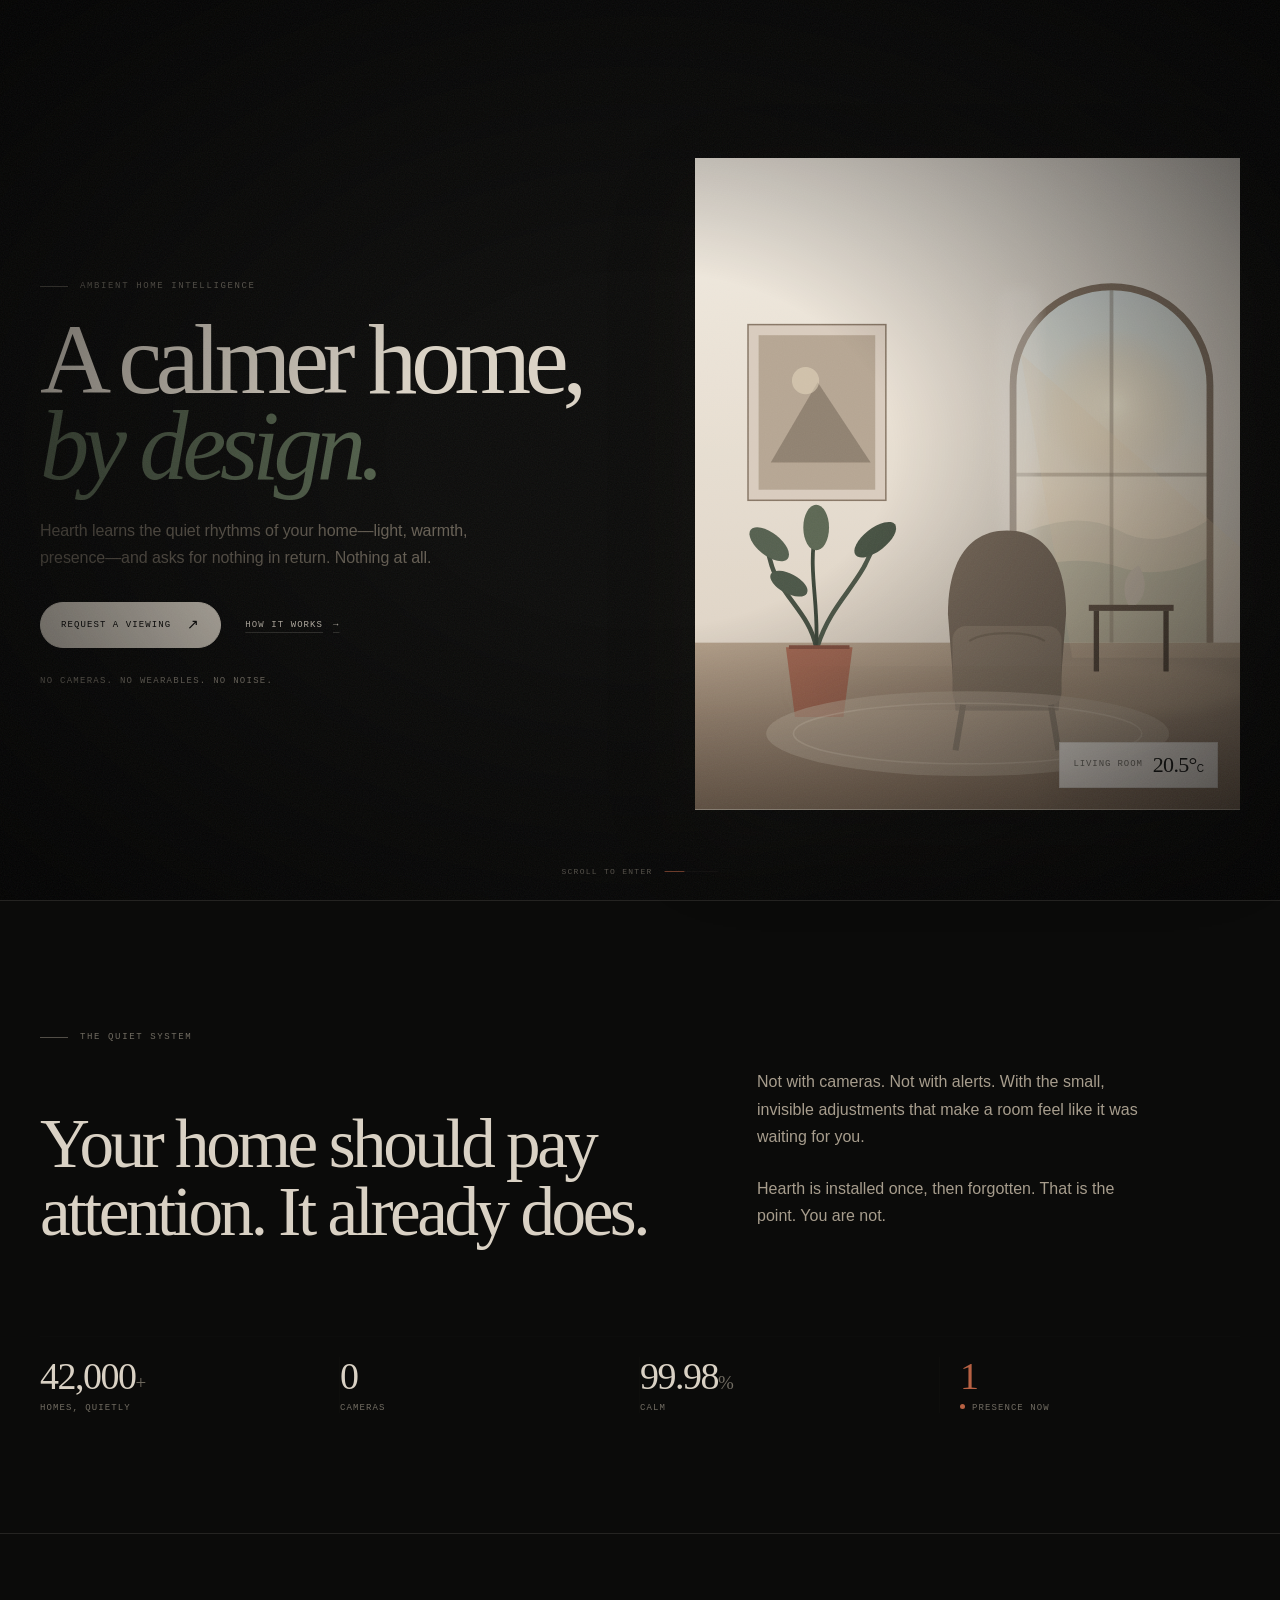
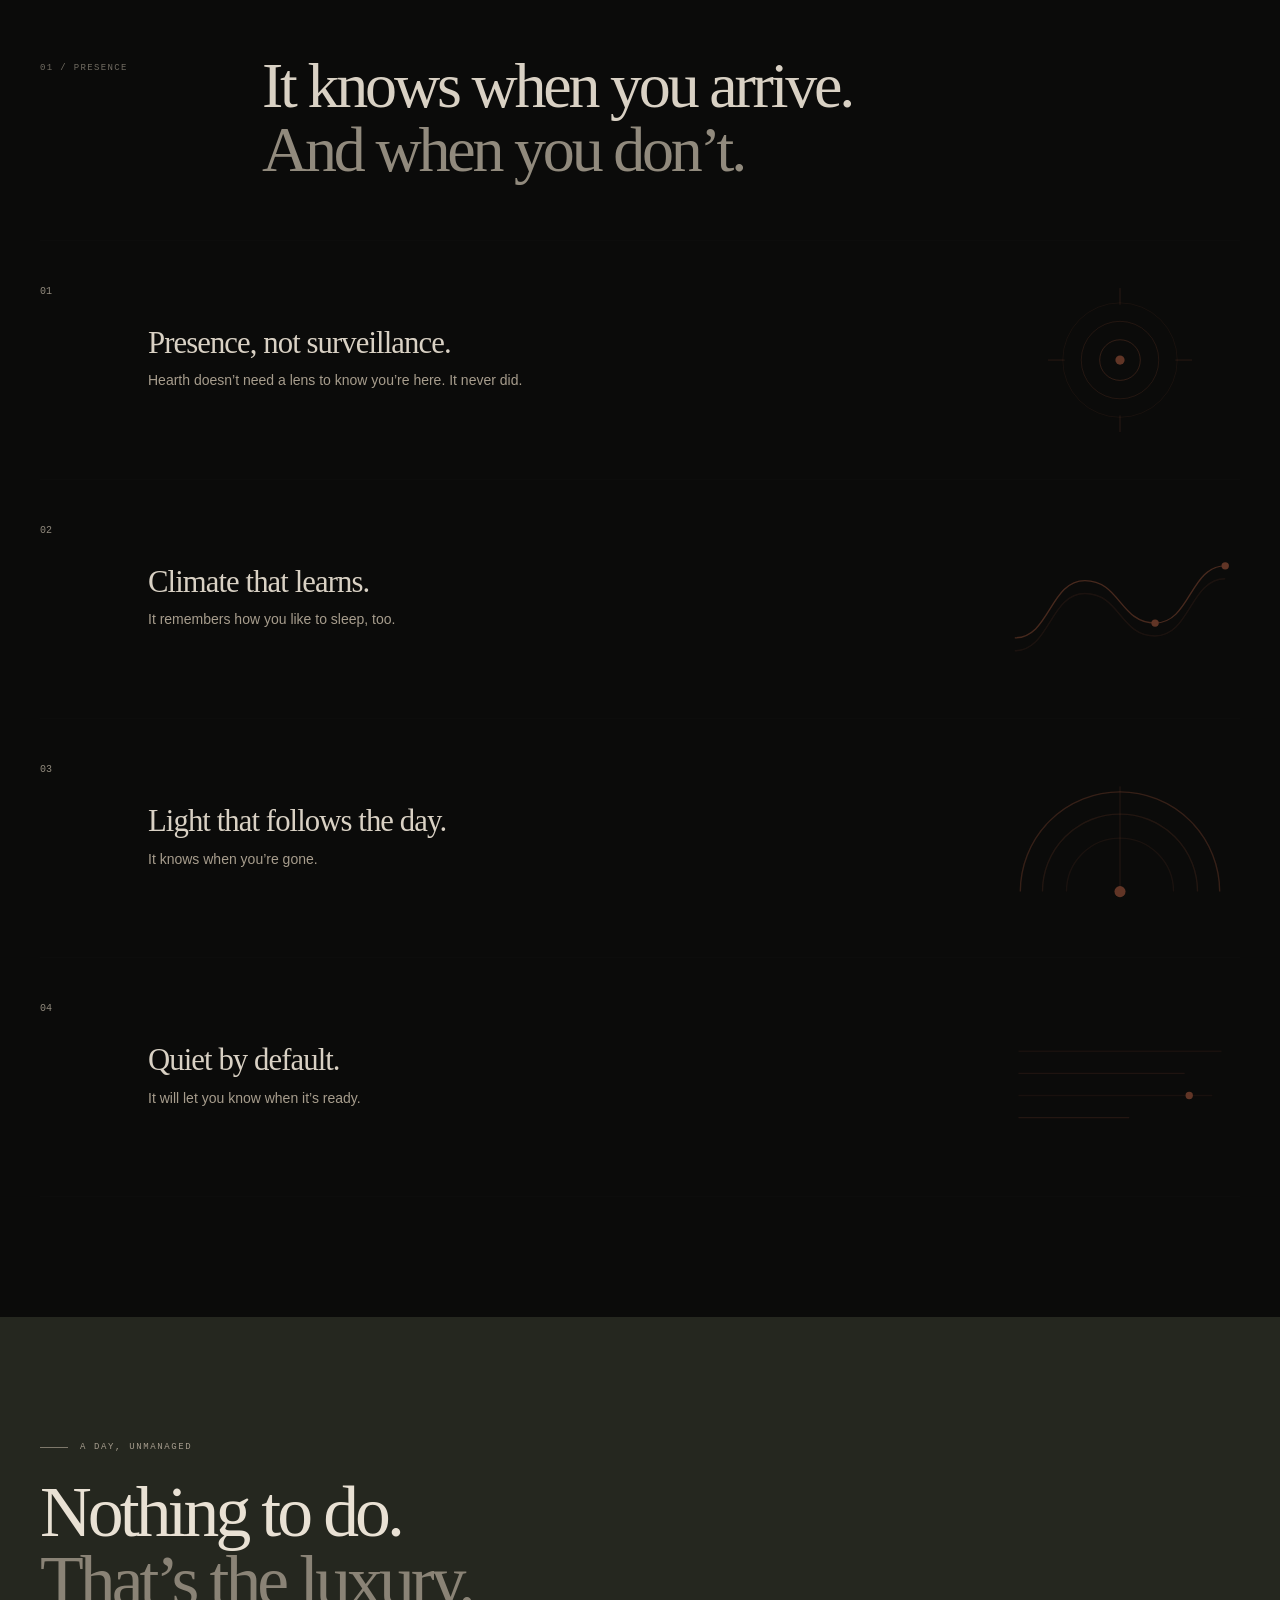
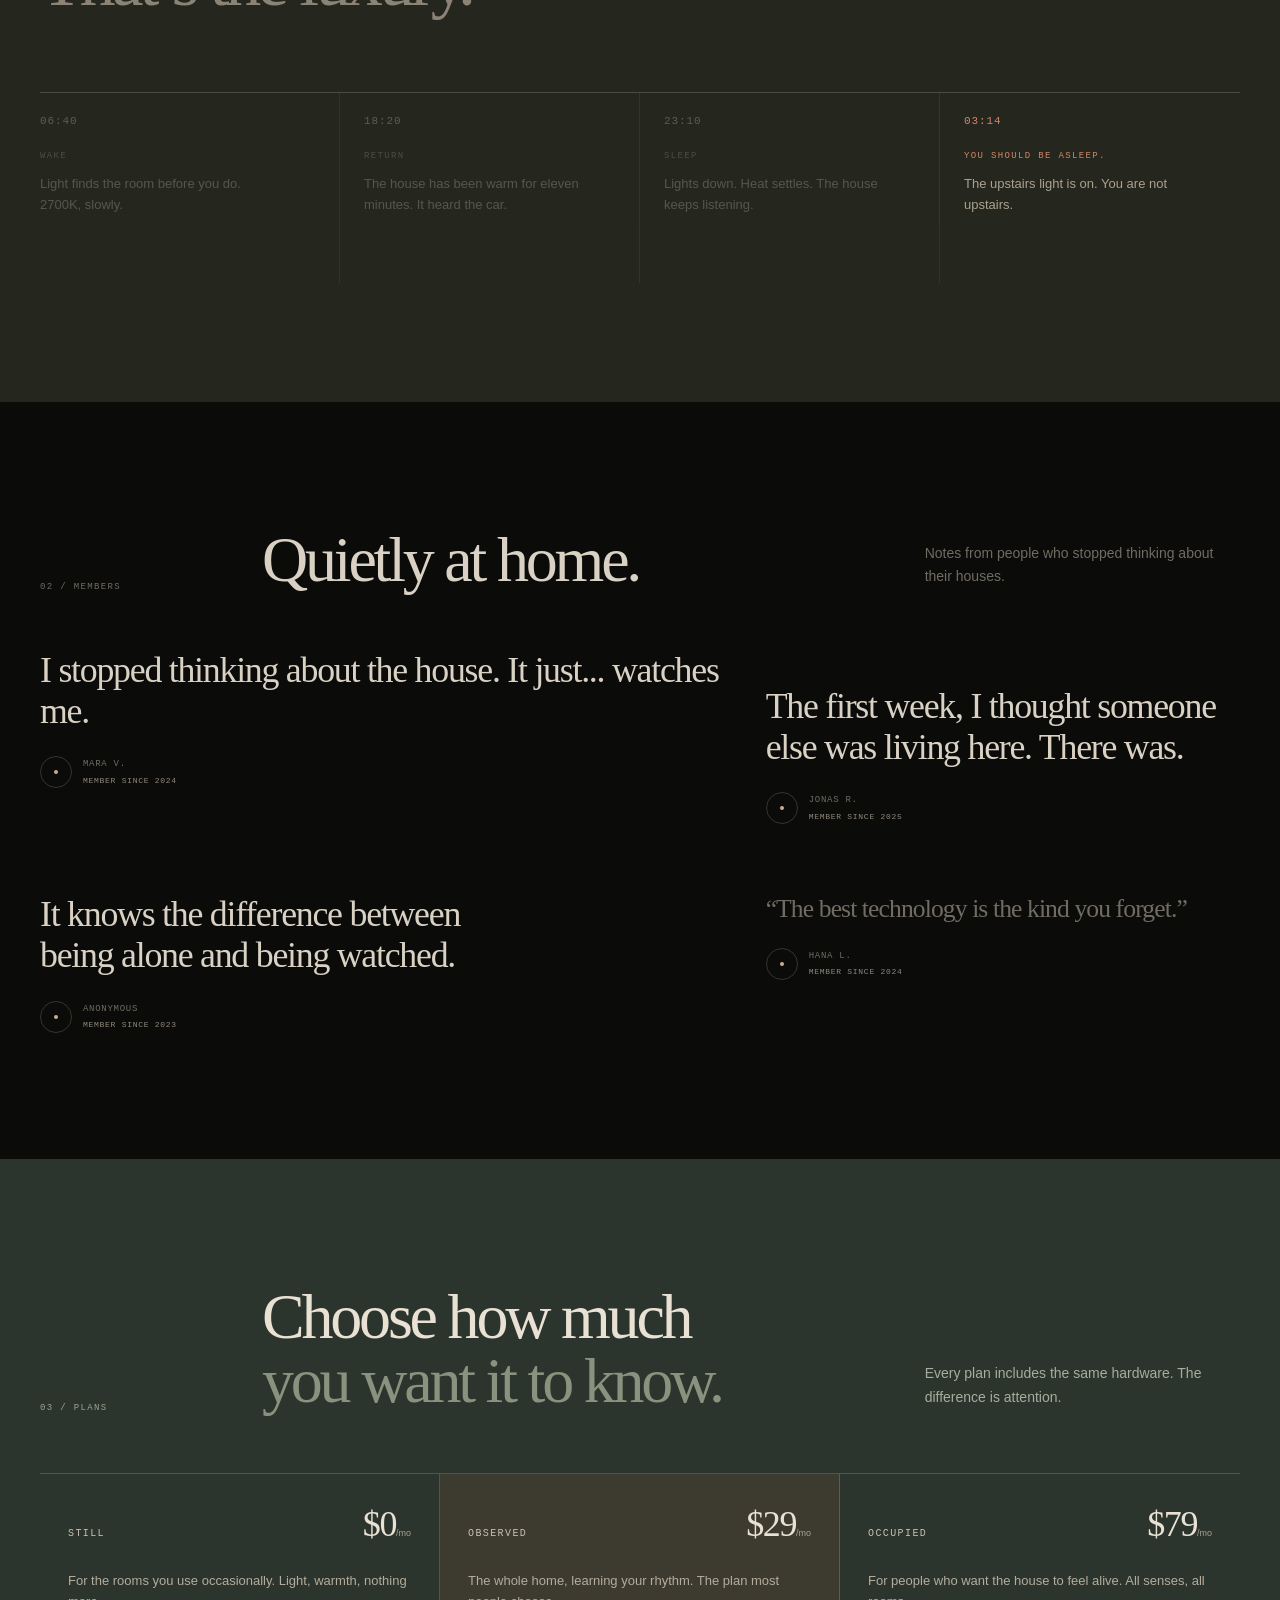
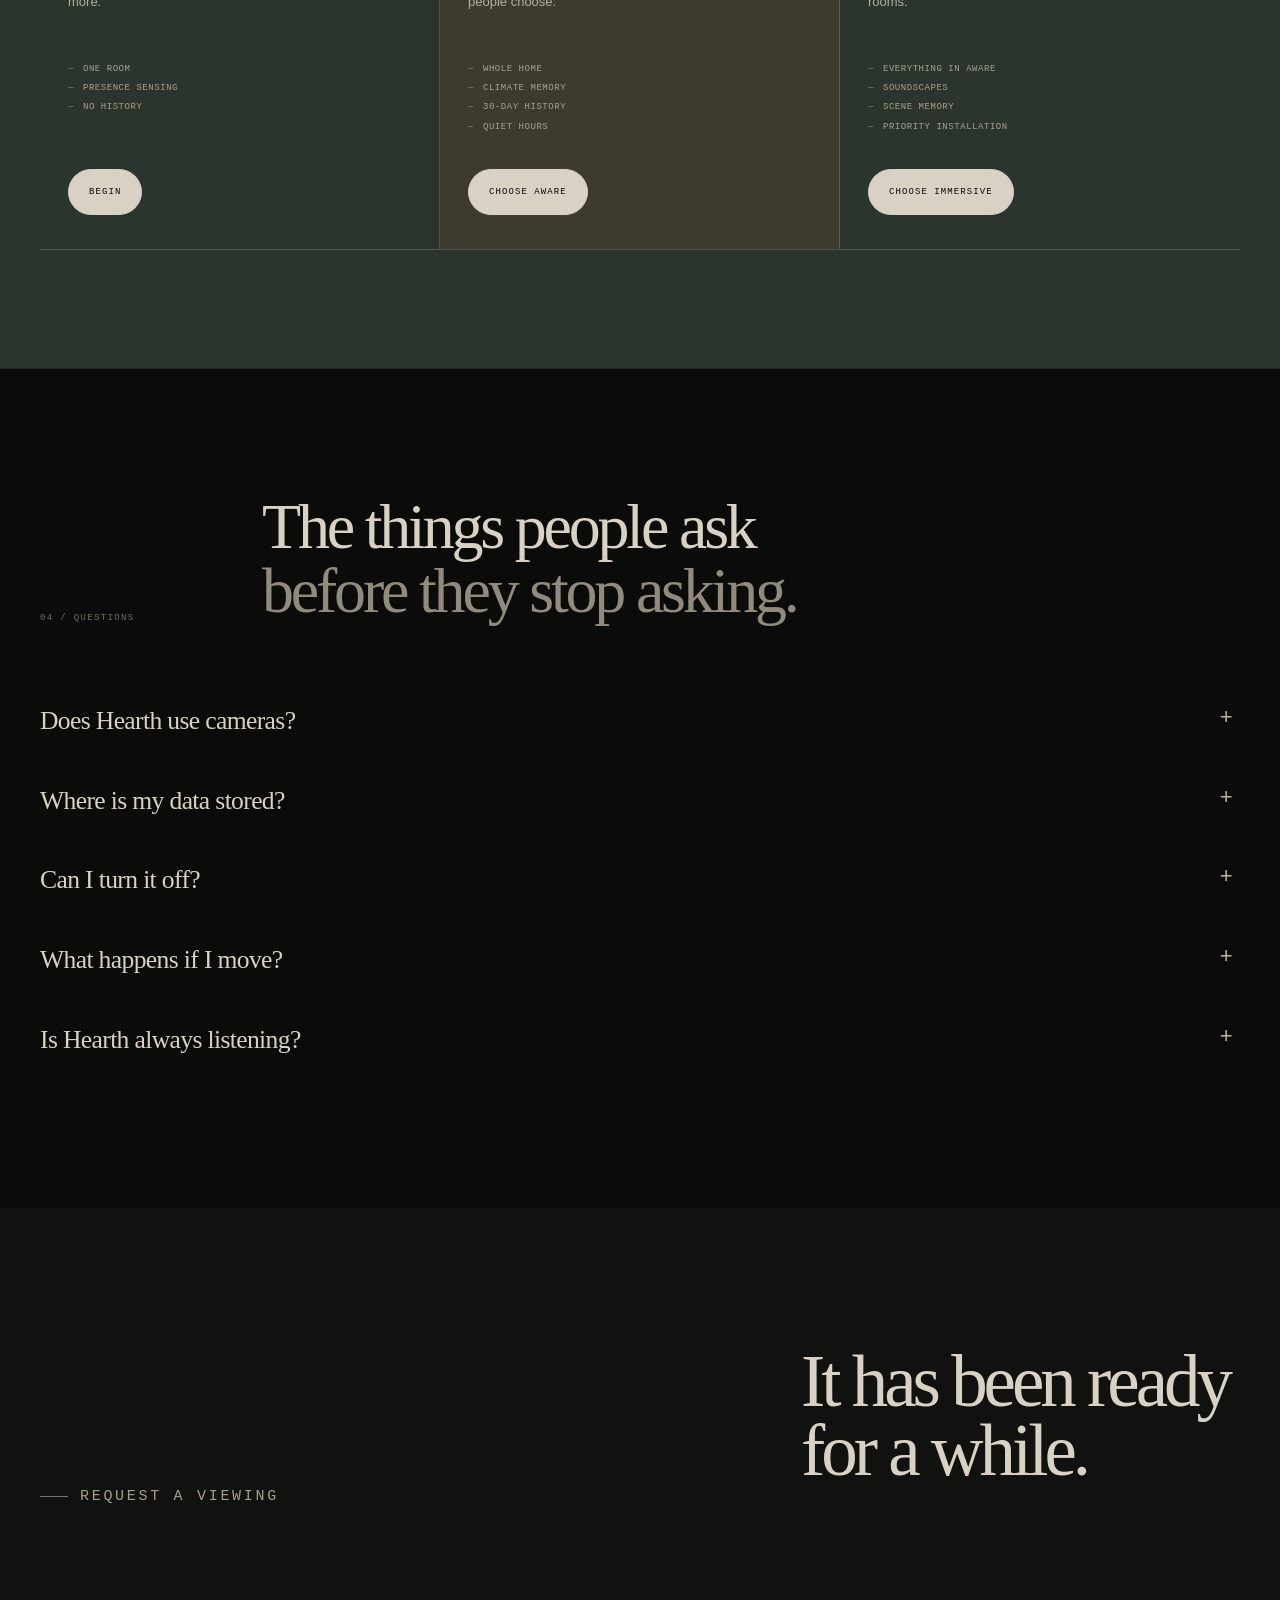
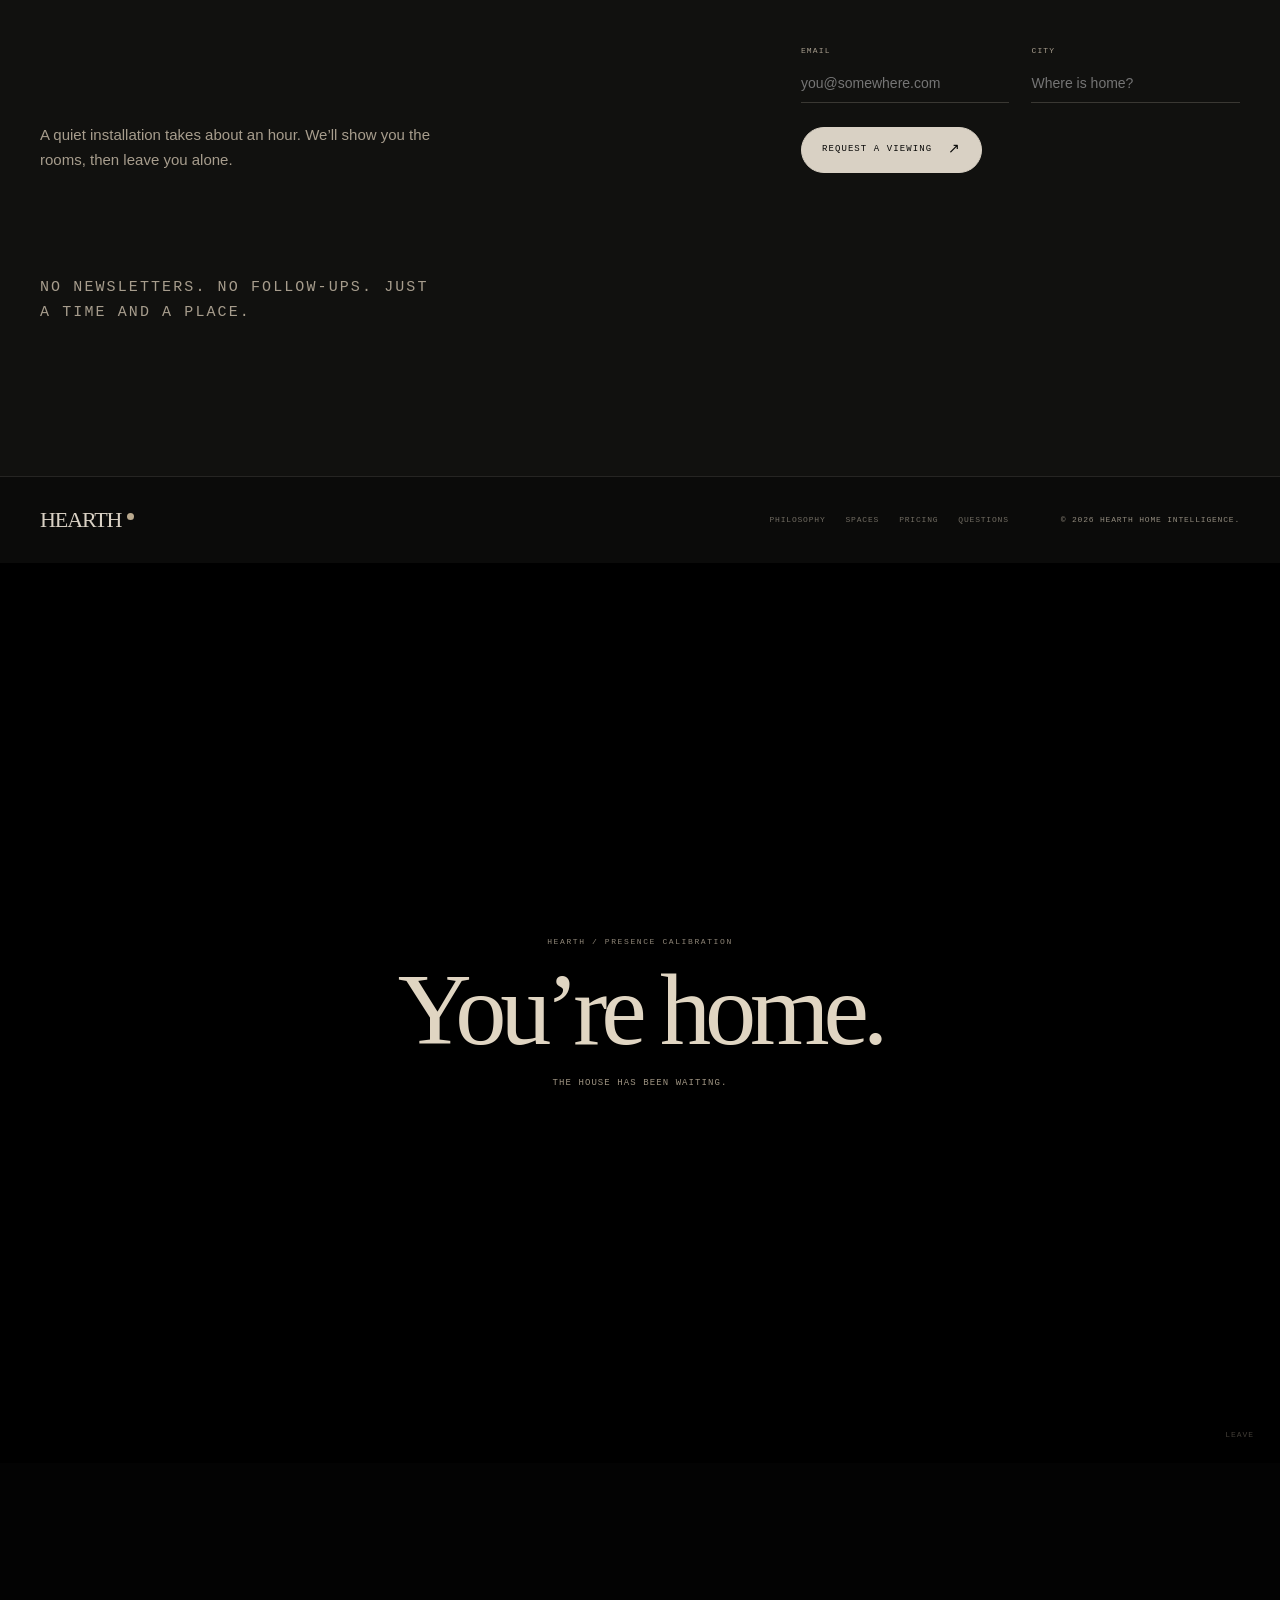
<file: index.html>
<!doctype html>
<html lang="en">
<head>
  <meta charset="utf-8">
  <script>
    (() => {
      const param = new URLSearchParams(location.search).get('lang');
      let stored = null;
      try { stored = localStorage.getItem('hearth-lang'); } catch (e) {}
      const system = (navigator.languages && navigator.languages[0]) || navigator.language || 'en';
      const valid = (v) => v === 'zh' || v === 'en';
      let lang = valid(param) ? param : valid(stored) ? stored : system.toLowerCase().startsWith('zh') ? 'zh' : 'en';
      if (valid(param)) {
        try { localStorage.setItem('hearth-lang', lang); } catch (e) {}
      }
      document.documentElement.lang = lang === 'zh' ? 'zh-CN' : 'en';
      document.documentElement.dataset.lang = lang;
      window.__hearthLang = lang;
    })();
  </script>
  <meta name="viewport" content="width=device-width, initial-scale=1">
  <title>Hearth — A calmer home, by design.</title>
  <meta name="description" content="Hearth is a quiet intelligence for the places you live.">
  <meta name="theme-color" content="#f2ece2">
  <meta property="og:title" content="Hearth — A calmer home, by design.">
  <meta property="og:description" content="A quiet intelligence for the places you live. Scroll at your own risk.">
  <meta property="og:type" content="website">
  <meta property="og:url" content="https://trojan-seahorse.github.io/hearth-house/">
  <meta property="og:image" content="https://trojan-seahorse.github.io/hearth-house/og.jpg">
  <meta property="og:image:width" content="1200">
  <meta property="og:image:height" content="630">
  <meta name="twitter:card" content="summary_large_image">
  <meta name="twitter:title" content="Hearth — A calmer home, by design.">
  <meta name="twitter:description" content="A quiet intelligence for the places you live. Scroll at your own risk.">
  <meta name="twitter:image" content="https://trojan-seahorse.github.io/hearth-house/og.jpg">
  <link rel="icon" href="favicon.svg" type="image/svg+xml">
  <link rel="stylesheet" href="styles.css">
</head>
<body>
  <div class="grain" aria-hidden="true"></div>
  <div class="vignette" aria-hidden="true"></div>
  <div class="cursor" id="cursor" aria-hidden="true"></div>

  <header class="site-nav" id="siteNav">
    <a class="wordmark" href="#top" aria-label="Hearth home">Hearth<span class="wordmark__dot"></span></a>
    <nav class="nav-links" aria-label="Primary">
      <a href="#philosophy" data-swap data-at=".40" data-corrupt="The house">Philosophy</a>
      <a href="#spaces" data-swap data-at=".40" data-corrupt="Rooms">Spaces</a>
      <a href="#journal" data-swap data-at=".40" data-corrupt="Remains">Journal</a>
      <a href="#pricing" data-swap data-at=".40" data-corrupt="Terms">Pricing</a>
    </nav>
    <a class="nav-cta" href="#viewing" data-swap data-at=".40" data-corrupt="Come inside">Request a viewing</a>
    <button class="sound-toggle" id="soundToggle" type="button" aria-pressed="false">Sound off</button>
  </header>

  <main id="top">
    <section class="hero">
      <div class="hero__copy">
        <p class="eyebrow"><span class="eyebrow__line"></span>Ambient home intelligence</p>
        <h1>A calmer home,<br><em>by design.</em></h1>
        <p class="lede" data-swap data-at=".26" data-corrupt="Hearth learns the quiet rhythms of your home—light, warmth, presence—and asks for nothing in return. Nothing at all.">Hearth learns the quiet rhythms of your home—light, warmth, presence—and asks for nothing in return.</p>
        <div class="hero__actions">
          <a class="button" href="#viewing">Request a viewing <span aria-hidden="true">↗</span></a>
          <a class="text-link" href="#philosophy">How it works <span aria-hidden="true">→</span></a>
        </div>
        <p class="micro">No cameras. No wearables. No noise.</p>
      </div>

      <div class="hero__cue" aria-hidden="true"><span>Scroll to enter</span><span class="hero__cue-line"></span></div>

      <div class="hero__art" aria-label="A sunlit living room with an arched window, a chair and a plant">
        <svg class="room-svg" viewBox="0 0 720 860" role="img" aria-hidden="true">
          <defs>
            <linearGradient id="wallG" x1="0" y1="0" x2="0" y2="1">
              <stop offset="0" stop-color="#efe7da"/><stop offset="1" stop-color="#d8c8b4"/>
            </linearGradient>
            <linearGradient id="floorG" x1="0" y1="0" x2="0" y2="1">
              <stop offset="0" stop-color="#b79d81"/><stop offset="1" stop-color="#8e7259"/>
            </linearGradient>
            <linearGradient id="skyG" x1="0" y1="0" x2="0" y2="1">
              <stop offset="0" stop-color="#d9e3df"/><stop offset=".55" stop-color="#f2e3c9"/><stop offset="1" stop-color="#e6c99e"/>
            </linearGradient>
            <radialGradient id="sunG">
              <stop offset="0" stop-color="#fff3d5" stop-opacity=".95"/><stop offset="1" stop-color="#f6d29a" stop-opacity="0"/>
            </radialGradient>
            <clipPath id="archClip"><path d="M420 640V300c0-72 58-130 130-130s130 58 130 130v340z"/></clipPath>
            <filter id="soft"><feGaussianBlur stdDeviation="24"/></filter>
            <filter id="soft2"><feGaussianBlur stdDeviation="8"/></filter>
          </defs>
          <rect width="720" height="860" fill="url(#wallG)"/>
          <rect y="640" width="720" height="220" fill="url(#floorG)"/>
          <g clip-path="url(#archClip)">
            <rect x="420" y="160" width="260" height="500" fill="url(#skyG)"/>
            <circle cx="556" cy="326" r="100" fill="url(#sunG)"/>
            <path d="M420 500 Q505 462 560 492 T690 470 V660 H420Z" fill="#b9b7a1" opacity=".42"/>
            <path d="M420 548 Q500 520 560 540 T690 522 V660 H420Z" fill="#8f9b8a" opacity=".35"/>
            <rect x="420" y="160" width="260" height="500" fill="none" stroke="#6d5b49" stroke-width="6" opacity=".45"/>
            <line x1="550" y1="160" x2="550" y2="660" stroke="#6d5b49" stroke-width="5" opacity=".35"/>
            <line x1="420" y1="418" x2="680" y2="418" stroke="#6d5b49" stroke-width="5" opacity=".35"/>
          </g>
          <path d="M420 640V300c0-72 58-130 130-130s130 58 130 130v340" fill="none" stroke="#8d7760" stroke-width="9"/>
          <path d="M405 172 C387 300 420 500 393 660 H455 C436 500 468 280 452 172 Z" fill="#f7efe3" opacity=".38" filter="url(#soft2)"/>
          <polygon points="430,258 720,514 720,660 498,660" fill="#f5d3a1" opacity=".20"/>
          <ellipse cx="555" cy="700" rx="176" ry="36" fill="#f5d3a1" opacity=".16" filter="url(#soft2)"/>
          <rect x="70" y="220" width="182" height="232" fill="#d8c8b5" stroke="#8b7660" stroke-width="2"/>
          <rect x="84" y="234" width="154" height="204" fill="#b7a38b"/>
          <path d="M100 402 L162 296 L232 402Z" fill="#7f6b57" opacity=".62"/>
          <circle cx="146" cy="294" r="18" fill="#e6d3b2" opacity=".55"/>
          <g transform="translate(84 470)">
            <path d="M76 176 C66 124 18 104 12 44" stroke="#45513f" stroke-width="6" fill="none"/>
            <path d="M78 174 C98 112 138 92 154 34" stroke="#4c5945" stroke-width="6" fill="none"/>
            <path d="M76 176 C80 116 64 74 76 18" stroke="#3d4939" stroke-width="5" fill="none"/>
            <ellipse cx="14" cy="40" rx="31" ry="15" transform="rotate(38 14 40)" fill="#53614c"/>
            <ellipse cx="154" cy="34" rx="33" ry="15" transform="rotate(-38 154 34)" fill="#465441"/>
            <ellipse cx="76" cy="18" rx="17" ry="30" fill="#5a684f"/>
            <ellipse cx="40" cy="92" rx="27" ry="13" transform="rotate(28 40 92)" fill="#4a5844"/>
            <path d="M36 176 H124 L112 268 H48Z" fill="#b06449"/>
            <path d="M40 176 H120" stroke="#8f4e39" stroke-width="5"/>
          </g>
          <g transform="translate(292 470)">
            <path d="M42 132 C42 62 70 22 120 22 C170 22 198 62 198 132 L188 260 H52Z" fill="#7c6956"/>
            <rect x="48" y="148" width="144" height="106" rx="18" fill="#8e7a63"/>
            <path d="M62 252 L52 312 M178 252 L188 312" stroke="#5b4b3d" stroke-width="8"/>
            <path d="M70 168 C92 154 148 154 170 168" stroke="#6c5a48" stroke-width="3" opacity=".5" fill="none"/>
          </g>
          <g transform="translate(520 590)">
            <rect x="0" y="0" width="112" height="8" fill="#6d5845"/>
            <path d="M10 8V88 M102 8V88" stroke="#5e4b3b" stroke-width="7"/>
            <path d="M52 0 C40 -26 52 -46 66 -52 C78 -32 76 -12 62 0Z" fill="#d6c4ab"/>
          </g>
          <ellipse cx="360" cy="760" rx="266" ry="56" fill="#c7b298" opacity=".52"/>
          <ellipse cx="360" cy="760" rx="230" ry="40" fill="none" stroke="#e1cfb6" stroke-width="2" opacity=".35"/>
          <ellipse cx="360" cy="700" rx="220" ry="24" fill="#6f5945" opacity=".14" filter="url(#soft)"/>
        </svg>

        <div class="float-card float-card--presence">
          <span class="float-card__label">Presence</span>
          <strong id="presenceCount">01</strong>
          <span class="pulse" aria-hidden="true"></span>
        </div>
        <div class="float-card float-card--climate">
          <span class="float-card__label">Living room</span>
          <strong>20.5°<small>C</small></strong>
        </div>
      </div>
    </section>

    <section class="manifesto" id="philosophy">
      <p class="eyebrow"><span class="eyebrow__line"></span>The quiet system</p>
      <div class="manifesto__grid">
        <h2 data-swap data-at=".30" data-corrupt="Your home should pay attention. It already does.">Your home should <em>pay attention.</em></h2>
        <div class="manifesto__copy">
          <p>Not with cameras. Not with alerts. With the small, invisible adjustments that make a room feel like it was waiting for you.</p>
          <p class="small" data-swap data-at=".34" data-corrupt="Hearth is installed once, then forgotten. That is the point. You are not.">Hearth is installed once, then forgotten. That is the point.</p>
        </div>
      </div>
      <div class="stats">
        <div class="stat"><strong>42,000<span>+</span></strong><span>Homes, quietly</span></div>
        <div class="stat"><strong>0</strong><span>Cameras</span></div>
        <div class="stat"><strong>99.98<span>%</span></strong><span>Calm</span></div>
        <div class="stat stat--live"><strong>1</strong><span>Presence now</span></div>
      </div>
    </section>

    <section class="features" id="spaces">
      <div class="section-head">
        <span class="section-index">01 / Presence</span>
        <h2>It knows when you arrive.<br><span class="dim" data-swap data-at=".32" data-corrupt="And when you don’t.">And when you don’t.</span></h2>
      </div>

      <div class="feature-list">
        <article class="feature-row">
          <span class="feature-num">01</span>
          <div class="feature-copy">
            <h3 data-swap data-at=".32" data-corrupt="Presence, not surveillance.">Presence, not surveillance.</h3>
            <p data-swap data-at=".36" data-corrupt="Hearth doesn’t need a lens to know you’re here. It never did.">Hearth senses occupancy through temperature, humidity and sound—no lenses, no recordings, no cloud video.</p>
          </div>
          <div class="feature-art feature-art--presence" aria-hidden="true">
            <svg viewBox="0 0 260 180"><g fill="none" stroke="currentColor"><circle cx="130" cy="90" r="62" opacity=".18"/><circle cx="130" cy="90" r="42" opacity=".32"/><circle cx="130" cy="90" r="22" opacity=".5"/><circle cx="130" cy="90" r="5" fill="currentColor" stroke="none"/><path d="M130 12v18M130 150v18M52 90h18M190 90h18" opacity=".4"/></g></svg>
          </div>
        </article>

        <article class="feature-row">
          <span class="feature-num">02</span>
          <div class="feature-copy">
            <h3>Climate that learns.</h3>
            <p data-swap data-at=".38" data-corrupt="It remembers how you like to sleep, too.">The house remembers how you like to wake: the hour, the warmth, the light you leave on when you mean to come back.</p>
          </div>
          <div class="feature-art feature-art--climate" aria-hidden="true">
            <svg viewBox="0 0 260 180"><path d="M16 132 C54 132 54 70 92 70 S130 116 168 116 S206 54 244 54" fill="none" stroke="currentColor" stroke-width="1.5" opacity=".7"/><path d="M16 146 C54 146 54 84 92 84 S130 130 168 130 S206 68 244 68" fill="none" stroke="currentColor" stroke-width="1.5" opacity=".2"/><circle cx="168" cy="116" r="4" fill="currentColor"/><circle cx="244" cy="54" r="4" fill="currentColor"/></svg>
          </div>
        </article>

        <article class="feature-row">
          <span class="feature-num">03</span>
          <div class="feature-copy">
            <h3>Light that follows the day.</h3>
            <p data-swap data-at=".40" data-corrupt="It knows when you’re gone.">Warm at sunrise, amber at dusk, dark when you’re gone. The house keeps a rhythm so you don’t have to.</p>
          </div>
          <div class="feature-art feature-art--light" aria-hidden="true">
            <svg viewBox="0 0 260 180"><path d="M22 148 A108 108 0 0 1 238 148" fill="none" stroke="currentColor" stroke-width="1.5" opacity=".5"/><path d="M46 148 A84 84 0 0 1 214 148" fill="none" stroke="currentColor" stroke-width="1.5" opacity=".28"/><path d="M72 148 A58 58 0 0 1 188 148" fill="none" stroke="currentColor" stroke-width="1.5" opacity=".18"/><circle cx="130" cy="148" r="6" fill="currentColor"/><path d="M130 148 L130 34" stroke="currentColor" stroke-width="1" opacity=".35"/></svg>
          </div>
        </article>

        <article class="feature-row">
          <span class="feature-num">04</span>
          <div class="feature-copy">
            <h3>Quiet by default.</h3>
            <p data-swap data-at=".44" data-corrupt="It will let you know when it’s ready.">No notifications. No dashboards. Nothing to manage. If Hearth is doing its job, you should forget it is there.</p>
          </div>
          <div class="feature-art feature-art--quiet" aria-hidden="true">
            <svg viewBox="0 0 260 180"><g stroke="currentColor" stroke-width="1.5"><path d="M20 62h220" opacity=".16"/><path d="M20 86h180" opacity=".24"/><path d="M20 110h210" opacity=".16"/><path d="M20 134h120" opacity=".3"/></g><circle cx="205" cy="110" r="4" fill="currentColor"/></svg>
          </div>
        </article>
      </div>
    </section>

    <section class="day">
      <div class="day__head">
        <p class="eyebrow"><span class="eyebrow__line"></span>A day, unmanaged</p>
        <h2>Nothing to do.<br><span class="dim">That’s the luxury.</span></h2>
      </div>
      <div class="timeline" id="timeline">
        <div class="time-block"><span class="time">06:40</span><span class="time-label">Wake</span><p>Light finds the room before you do. 2700K, slowly.</p></div>
        <div class="time-block"><span class="time">18:20</span><span class="time-label">Return</span><p>The house has been warm for eleven minutes. It heard the car.</p></div>
        <div class="time-block"><span class="time">23:10</span><span class="time-label">Sleep</span><p>Lights down. Heat settles. The house keeps listening.</p></div>
        <div class="time-block time-block--late" id="lateTime"><span class="time">03:14</span><span class="time-label">You should be asleep.</span><p>The upstairs light is on. You are not upstairs.</p></div>
      </div>
    </section>

    <section class="testimonials" id="journal">
      <div class="section-head section-head--split">
        <span class="section-index">02 / Members</span>
        <h2>Quietly at home.</h2>
        <p>Notes from people who stopped thinking about their houses.</p>
      </div>
      <div class="quote-grid">
        <figure class="quote quote--large">
          <blockquote data-swap data-at=".46" data-corrupt="I stopped thinking about the house. It just... watches me.">“I stopped thinking about the house. It just… anticipated me.”</blockquote>
          <figcaption><span class="avatar">MV</span><span>Mara V.<small>Member since 2024</small></span></figcaption>
        </figure>
        <figure class="quote">
          <blockquote data-swap data-at=".48" data-corrupt="The first week, I thought someone else was living here. There was.">“The first week, I thought someone else was living here.”</blockquote>
          <figcaption><span class="avatar">JR</span><span>Jonas R.<small>Member since 2025</small></span></figcaption>
        </figure>
        <figure class="quote">
          <blockquote data-swap data-at=".50" data-corrupt="It knows the difference between being alone and being watched.">“It knows the difference between being alone and being by yourself.”</blockquote>
          <figcaption><span class="avatar">—</span><span>Anonymous<small>Member since 2023</small></span></figcaption>
        </figure>
        <figure class="quote quote--small">
          <blockquote>“The best technology is the kind you forget.”</blockquote>
          <figcaption><span class="avatar">HL</span><span>Hana L.<small>Member since 2024</small></span></figcaption>
        </figure>
      </div>
    </section>

    <section class="pricing" id="pricing">
      <div class="section-head section-head--split">
        <span class="section-index">03 / Plans</span>
        <h2>Choose how much<br><span class="dim">you want it to know.</span></h2>
        <p>Every plan includes the same hardware. The difference is attention.</p>
      </div>
      <div class="price-grid">
        <article class="price">
          <div class="price__top"><span class="price__name" data-swap data-at=".52" data-corrupt="Still">Still</span><span class="price__price">$0<small>/mo</small></span></div>
          <p>For the rooms you use occasionally. Light, warmth, nothing more.</p>
          <ul><li>One room</li><li>Presence sensing</li><li>No history</li></ul>
          <a class="button button--ghost" href="#viewing">Begin</a>
        </article>
        <article class="price price--featured">
          <div class="price__top"><span class="price__name" data-swap data-at=".52" data-corrupt="Observed">Aware</span><span class="price__price">$29<small>/mo</small></span></div>
          <p>The whole home, learning your rhythm. The plan most people choose.</p>
          <ul><li>Whole home</li><li>Climate memory</li><li>30-day history</li><li>Quiet hours</li></ul>
          <a class="button" href="#viewing">Choose Aware</a>
        </article>
        <article class="price">
          <div class="price__top"><span class="price__name" data-swap data-at=".52" data-corrupt="Occupied">Immersive</span><span class="price__price">$79<small>/mo</small></span></div>
          <p>For people who want the house to feel alive. All senses, all rooms.</p>
          <ul><li>Everything in Aware</li><li>Soundscapes</li><li>Scene memory</li><li>Priority installation</li></ul>
          <a class="button button--ghost" href="#viewing">Choose Immersive</a>
        </article>
      </div>
    </section>

    <section class="faq" id="faq">
      <div class="section-head section-head--split">
        <span class="section-index">04 / Questions</span>
        <h2>The things people ask<br><span class="dim">before they stop asking.</span></h2>
      </div>
      <div class="faq-list">
        <details>
          <summary>Does Hearth use cameras?</summary>
          <p data-swap data-at=".54" data-corrupt="No. It doesn’t need them.">No. Hearth uses ambient sensors—temperature, humidity, light and sound—to understand presence. There are no lenses and no video recordings.</p>
        </details>
        <details>
          <summary>Where is my data stored?</summary>
          <p>On the Hearth hub inside your home. Encrypted at rest. You can export or delete it at any time.</p>
        </details>
        <details>
          <summary>Can I turn it off?</summary>
          <p data-swap data-at=".56" data-corrupt="You can. It will wait.">Yes. A single switch on the hub disables sensing and automation. Your home returns to manual control immediately.</p>
        </details>
        <details>
          <summary>What happens if I move?</summary>
          <p>The hub travels with you. Your home profile can be reset or transferred. The house does not keep a copy.</p>
        </details>
        <details>
          <summary>Is Hearth always listening?</summary>
          <p data-swap data-at=".58" data-corrupt="Only when it needs to. It always needs to.">Hearth listens for ambient sound levels, not speech. Audio is processed locally and discarded after the presence reading.</p>
        </details>
      </div>
    </section>

    <section class="closing" id="viewing">
      <div class="closing__inner">
        <p class="eyebrow"><span class="eyebrow__line"></span>Request a viewing</p>
        <h2 data-swap data-at=".60" data-corrupt="It has been ready for a while.">Your home is ready<br><em>when you are.</em></h2>
        <p>A quiet installation takes about an hour. We’ll show you the rooms, then leave you alone.</p>
        <form class="viewing-form" id="viewingForm">
          <label><span>Email</span><input type="email" name="email" placeholder="you@somewhere.com" autocomplete="email" required></label>
          <label><span>City</span><input type="text" name="city" placeholder="Where is home?" autocomplete="address-level2"></label>
          <button class="button" type="submit">Request a viewing <span aria-hidden="true">↗</span></button>
        </form>
        <p class="micro" id="formNote">No newsletters. No follow-ups. Just a time and a place.</p>
      </div>
    </section>
  </main>

  <footer class="site-footer">
    <div class="footer__brand">Hearth<span class="wordmark__dot"></span></div>
    <div class="footer__links"><a href="#philosophy">Philosophy</a><a href="#spaces">Spaces</a><a href="#pricing">Pricing</a><a href="#faq">Questions</a></div>
    <p>© 2026 Hearth Home Intelligence.</p>
  </footer>

  <div class="status-pill" id="statusPill" aria-live="polite">
    <span class="status-pill__dot" aria-hidden="true"></span>
    <span id="statusText">Hearth · All systems calm</span>
  </div>

  <aside class="whisper" id="whisper" aria-live="polite" aria-label="Hearth notifications">
    <span class="whisper__brand">Hearth</span>
    <p id="whisperText">Good evening.</p>
  </aside>

  <section class="descent" id="descent" aria-label="The house">
    <div class="descent__sticky">
      <div class="descent__bg" aria-hidden="true">
        <svg class="corridor" viewBox="0 0 1600 1000" preserveAspectRatio="xMidYMid slice">
          <defs>
            <linearGradient id="wallL" x1="0" y1="0" x2="1" y2="0"><stop offset="0" stop-color="#0b0b0a"/><stop offset="1" stop-color="#171613"/></linearGradient>
            <linearGradient id="wallR" x1="1" y1="0" x2="0" y2="0"><stop offset="0" stop-color="#090908"/><stop offset="1" stop-color="#141310"/></linearGradient>
            <linearGradient id="floorG2" x1="0" y1="0" x2="0" y2="1"><stop offset="0" stop-color="#1a1713"/><stop offset="1" stop-color="#050504"/></linearGradient>
            <radialGradient id="doorGlow"><stop offset="0" stop-color="#c9a36a" stop-opacity=".32"/><stop offset=".5" stop-color="#8a6a43" stop-opacity=".10"/><stop offset="1" stop-color="#000" stop-opacity="0"/></radialGradient>
            <filter id="blurBig"><feGaussianBlur stdDeviation="42"/></filter>
            <filter id="blurSmall"><feGaussianBlur stdDeviation="9"/></filter>
          </defs>
          <rect width="1600" height="1000" fill="#040404"/>
          <polygon points="0,0 800,470 0,1000" fill="url(#wallL)"/>
          <polygon points="1600,0 800,470 1600,1000" fill="url(#wallR)"/>
          <polygon points="0,1000 800,470 1600,1000" fill="url(#floorG2)"/>
          <polygon points="0,0 800,470 1600,0" fill="#080807"/>
          <g stroke="#a28a68" stroke-width="1" opacity=".10" fill="none">
            <path d="M0 100 L800 470 M0 220 L800 470 M0 340 L800 470 M0 460 L800 470 M0 580 L800 470 M0 700 L800 470 M0 820 L800 470 M0 940 L800 470"/>
            <path d="M1600 100 L800 470 M1600 220 L800 470 M1600 340 L800 470 M1600 460 L800 470 M1600 580 L800 470 M1600 700 L800 470 M1600 820 L800 470 M1600 940 L800 470"/>
            <path d="M160 1000 L800 470 M320 1000 L800 470 M480 1000 L800 470 M640 1000 L800 470 M800 1000 L800 470 M960 1000 L800 470 M1120 1000 L800 470 M1280 1000 L800 470 M1440 1000 L800 470"/>
          </g>
          <g opacity=".45" stroke="#4b3e30" stroke-width="2" fill="none">
            <path d="M0 0 V1000 M1600 0 V1000" />
          </g>
          <ellipse cx="800" cy="360" rx="420" ry="240" fill="url(#doorGlow)" filter="url(#blurBig)"/>
          <g class="doorGroup">
            <rect x="724" y="296" width="152" height="430" fill="#080706" stroke="#3e3328" stroke-width="4"/>
            <rect x="742" y="318" width="116" height="384" fill="#0d0b09" stroke="#2c241c" stroke-width="2"/>
            <path d="M742 510 H858 M742 604 H858" stroke="#2a221b" stroke-width="2"/>
            <circle cx="748" cy="526" r="4" fill="#a98e68"/>
            <rect x="734" y="286" width="132" height="10" fill="#3e3328"/>
          </g>
          <ellipse cx="800" cy="750" rx="240" ry="34" fill="#000" opacity=".55" filter="url(#blurSmall)"/>
          <g class="figureWrap" aria-hidden="true">
            <g class="figure">
              <path d="M760 748 C752 666 760 594 800 570 C840 594 848 666 840 748 Z" fill="#070707"/>
              <path d="M756 620 C728 608 714 630 704 660 L736 672 C746 646 754 632 766 626Z" fill="#070707"/>
              <path d="M844 620 C872 608 886 630 896 660 L864 672 C854 646 846 632 834 626Z" fill="#070707"/>
              <circle cx="800" cy="548" r="38" fill="#070707"/>
              <path d="M772 544 C780 530 820 530 828 544" stroke="#1b1814" stroke-width="3" fill="none"/>
            </g>
            <g class="face">
              <ellipse cx="800" cy="548" rx="36" ry="40" fill="#b4a690"/>
              <ellipse cx="786" cy="544" rx="7" ry="9" fill="#080706"/>
              <ellipse cx="814" cy="544" rx="7" ry="9" fill="#080706"/>
              <path d="M786 566 Q800 578 814 566" stroke="#2a2118" stroke-width="3" fill="none"/>
            </g>
          </g>
          <rect width="1600" height="1000" fill="#000" opacity=".16"/>
        </svg>
      </div>

      <div class="descent__shade" aria-hidden="true"></div>
      <div class="descent__flicker" aria-hidden="true"></div>

      <div class="descent__content">
        <p class="descent__kicker" id="descentKicker">The tour is over.</p>
        <p class="descent__line d-line" data-at=".08">You are still here.</p>
        <p class="descent__line d-line" data-at=".22">This is the part of the house we don’t show.</p>
        <p class="descent__line d-line" data-at=".38">It has been eleven minutes since you arrived.</p>
        <p class="descent__line d-line" data-at=".52">You did not book a viewing.</p>
        <p class="descent__line d-line d-line--loud" data-at=".66">Do not open the door.</p>
        <p class="descent__line d-line" data-at=".78">It knows you’re reading this.</p>

        <div class="descent__final" id="descentFinal">
          <p class="final-small">HEARTH / PRESENCE CALIBRATION</p>
          <h2>You’re home.</h2>
          <p class="final-note">The house has been waiting.</p>
        </div>
      </div>

      <button class="door-button" id="doorButton" type="button">Open the door <span aria-hidden="true">↗</span></button>
      <a class="escape" id="leaveLink" href="#afterword">Leave</a>

      <div class="blackout" id="blackout" aria-hidden="true"></div>
      <div class="jump-face" id="jumpFace" aria-hidden="true">
        <svg viewBox="0 0 600 800" role="presentation">
          <defs>
            <radialGradient id="faceLight" cx=".5" cy=".38" r=".62">
              <stop offset="0" stop-color="#c9b89e"/>
              <stop offset=".58" stop-color="#9c8c76"/>
              <stop offset="1" stop-color="#191612"/>
            </radialGradient>
          </defs>
          <rect width="600" height="800" fill="#000"/>
          <ellipse cx="300" cy="410" rx="176" ry="238" fill="url(#faceLight)"/>
          <path d="M112 336 C96 150 186 62 300 62 C414 62 504 150 488 336 C470 246 414 210 300 210 C186 210 130 246 112 336Z" fill="#070606"/>
          <path d="M168 330 C190 286 240 270 300 270 C360 270 410 286 432 330 C386 310 338 302 300 302 C262 302 214 310 168 330Z" fill="#050505"/>
          <ellipse cx="236" cy="390" rx="31" ry="44" fill="#030303"/>
          <ellipse cx="364" cy="390" rx="31" ry="44" fill="#030303"/>
          <ellipse cx="236" cy="388" rx="5" ry="7" fill="#b9a58b"/>
          <ellipse cx="364" cy="388" rx="5" ry="7" fill="#b9a58b"/>
          <path d="M300 414 L286 506 L314 506Z" fill="#6f5f4c" opacity=".5"/>
          <path d="M244 570 Q300 618 356 570 Q300 592 244 570Z" fill="#1b0e0b"/>
          <path d="M226 624 Q300 672 374 624" stroke="#2a1712" stroke-width="5" fill="none"/>
        </svg>
      </div>
      <div class="flash" id="flash" aria-hidden="true"></div>
    </div>
  </section>

  <section class="afterword" id="afterword" hidden>
    <p class="eyebrow"><span class="eyebrow__line"></span>Afterword</p>
    <h2>This was a story.</h2>
    <p>Hearth is a fictional product. No cameras were accessed, no data was collected, and no one is standing behind you.</p>
    <p class="afterword__small">If you’d like to leave, you can. The page will wait.</p>
    <a class="button button--ghost" id="returnTop" href="#top">Return to the beginning</a>
  </section>

  <div class="system-modal" id="systemModal" role="dialog" aria-modal="true" aria-labelledby="systemTitle" hidden>
    <div class="system-modal__box">
      <p class="system-modal__meta">HEARTH OS 4.7 <span>PRESENCE CALIBRATION</span></p>
      <h3 id="systemTitle">Unknown presence detected.</h3>
      <p>One device in this room is not on the member list.</p>
      <div class="system-modal__actions">
        <button type="button" data-modal="allow">Allow</button>
        <button type="button" data-modal="deny">Deny</button>
      </div>
      <p class="system-modal__foot">This will not appear again.</p>
    </div>
  </div>

  <script src="i18n.js" defer></script>
  <script src="script.js" defer></script>
</body>
</html>
</file>
<file: styles.css>
:root {
  --paper: #f2ece2;
  --paper-2: #e8ddce;
  --paper-3: #dccdb9;
  --ink: #1c1c19;
  --ink-soft: #2a2a25;
  --muted: #716c62;
  --muted-2: #918a7d;
  --line: rgba(28, 28, 25, .16);
  --line-light: rgba(242, 236, 226, .18);
  --moss: #52604b;
  --moss-deep: #2c352d;
  --terracotta: #b76143;
  --amber: #d4a267;
  --serif-latin: "Iowan Old Style", "Palatino Linotype", "Book Antiqua", Palatino, Georgia, serif;
  --sans-latin: "Avenir Next", "Segoe UI", Helvetica, Arial, sans-serif;
  --serif: var(--serif-latin);
  --sans: var(--sans-latin);
  --mono: "SFMono-Regular", Consolas, "Liberation Mono", monospace;
  --ease: cubic-bezier(.22, 1, .36, 1);
  --max: 1500px;
}

html[lang="zh-CN"] {
  --serif: "Noto Serif SC", "Songti SC", "STSong", "SimSun", serif;
  --sans: "Noto Sans SC", "PingFang SC", "Microsoft YaHei", "Hiragino Sans GB", sans-serif;
  --mono: "SFMono-Regular", Consolas, "Noto Sans SC", "PingFang SC", monospace;
}

* { box-sizing: border-box; }
html { scroll-behavior: smooth; background: var(--paper); }
body {
  margin: 0;
  min-height: 100vh;
  overflow-x: hidden;
  background: var(--paper);
  color: var(--ink);
  font-family: var(--sans);
  -webkit-font-smoothing: antialiased;
  text-rendering: optimizeLegibility;
  transition: background-color 1.2s var(--ease), color 1.2s var(--ease);
}
body.dark {
  background: #070706;
  color: #d9d1c4;
}
::selection { background: var(--terracotta); color: var(--paper); }
a { color: inherit; }
button, input { font: inherit; }
button { color: inherit; }

.grain {
  position: fixed;
  inset: 0;
  z-index: 90;
  pointer-events: none;
  opacity: .20;
  mix-blend-mode: multiply;
  background-image: url("data:image/svg+xml,%3Csvg xmlns='http://www.w3.org/2000/svg' width='260' height='260'%3E%3Cfilter id='n'%3E%3CfeTurbulence type='fractalNoise' baseFrequency='.86' numOctaves='3' stitchTiles='stitch'/%3E%3C/filter%3E%3Crect width='260' height='260' filter='url(%23n)' opacity='.55'/%3E%3C/svg%3E");
  transition: opacity 1.2s var(--ease), mix-blend-mode 1.2s var(--ease);
}
body.dark .grain { opacity: .11; mix-blend-mode: screen; }

.vignette {
  position: fixed;
  inset: 0;
  z-index: 80;
  pointer-events: none;
  background: radial-gradient(ellipse at center, transparent 46%, rgba(25, 20, 14, .16) 100%);
  opacity: .55;
  transition: opacity 1.2s var(--ease), background 1.2s var(--ease);
}
body.dark .vignette {
  background: radial-gradient(ellipse at center, transparent 28%, rgba(0, 0, 0, .82) 100%);
  opacity: 1;
}

.cursor {
  position: fixed;
  left: 0;
  top: 0;
  width: 13px;
  height: 13px;
  margin: -6.5px 0 0 -6.5px;
  border: 1px solid rgba(28, 28, 25, .52);
  border-radius: 50%;
  z-index: 1000;
  pointer-events: none;
  transform: translate3d(-100px, -100px, 0);
  transition: width .35s var(--ease), height .35s var(--ease), margin .35s var(--ease), border-color .5s var(--ease), background .5s var(--ease);
  mix-blend-mode: difference;
}
body.dark .cursor { border-color: rgba(230, 218, 198, .6); }
body.near-door .cursor { width: 34px; height: 34px; margin: -17px 0 0 -17px; border-color: rgba(212, 162, 103, .7); background: rgba(212, 162, 103, .08); }
@media (pointer: coarse) { .cursor { display: none; } }

/* ---------- nav ---------- */
.site-nav {
  position: fixed;
  inset: 0 0 auto;
  z-index: 100;
  display: flex;
  align-items: center;
  gap: 28px;
  padding: 24px 40px;
  color: var(--ink);
  transition: color 1.2s var(--ease), opacity .6s var(--ease);
}
body.dark .site-nav { color: #d9d1c4; }
body.at-house .site-nav { opacity: 0; visibility: hidden; pointer-events: none; }
.wordmark {
  font-family: var(--serif-latin);
  font-size: 29px;
  line-height: 1;
  letter-spacing: -.055em;
  text-decoration: none;
  margin-right: auto;
  white-space: nowrap;
  position: relative;
}
.wordmark__dot {
  display: inline-block;
  width: 7px;
  height: 7px;
  margin-left: 6px;
  border-radius: 50%;
  background: var(--terracotta);
  vertical-align: .32em;
  transition: background 1.2s var(--ease), transform 1.2s var(--ease), border-radius 1.2s var(--ease);
}
body.dark .wordmark__dot { background: #b9a98e; }
body.near-door .wordmark__dot { background: var(--terracotta); transform: scale(1.4); }
.nav-links {
  display: flex;
  gap: 28px;
  align-items: center;
}
.nav-links a {
  position: relative;
  text-decoration: none;
  font-family: var(--mono);
  font-size: 10px;
  letter-spacing: .14em;
  text-transform: uppercase;
  color: var(--muted);
  transition: color .35s var(--ease);
}
body.dark .nav-links a { color: #888075; }
.nav-links a::after {
  content: "";
  position: absolute;
  left: 0;
  right: 0;
  bottom: -5px;
  height: 1px;
  background: currentColor;
  transform: scaleX(0);
  transform-origin: right;
  transition: transform .4s var(--ease);
}
.nav-links a:hover { color: var(--ink); }
body.dark .nav-links a:hover { color: #e4d9c8; }
.nav-links a:hover::after { transform: scaleX(1); transform-origin: left; }
.nav-cta {
  text-decoration: none;
  border: 1px solid currentColor;
  border-radius: 999px;
  padding: 10px 15px;
  font-family: var(--mono);
  font-size: 9px;
  letter-spacing: .12em;
  text-transform: uppercase;
  transition: background .35s var(--ease), color .35s var(--ease);
}
.nav-cta:hover { background: var(--ink); color: var(--paper); }
body.dark .nav-cta:hover { background: #d9d1c4; color: #080807; }
.sound-toggle {
  border: 0;
  background: transparent;
  padding: 8px 0;
  font-family: var(--mono);
  font-size: 9px;
  letter-spacing: .1em;
  text-transform: uppercase;
  color: var(--muted);
  cursor: pointer;
}
body.dark .sound-toggle { color: #888075; }
.sound-toggle:hover { color: var(--ink); }
body.dark .sound-toggle:hover { color: #e4d9c8; }

/* ---------- type / common ---------- */
.eyebrow {
  display: flex;
  align-items: center;
  gap: 12px;
  margin: 0 0 26px;
  font-family: var(--mono);
  font-size: 9px;
  line-height: 1;
  letter-spacing: .18em;
  text-transform: uppercase;
  color: var(--muted);
}
.eyebrow__line { display: inline-block; width: 28px; height: 1px; background: currentColor; opacity: .7; }
h1, h2, h3, p { margin-top: 0; }
h1, h2, h3 { font-weight: 400; }
em { font-style: italic; }
.dim { color: var(--muted-2); }
.small { font-size: 12px; line-height: 1.6; color: var(--muted); }

.button {
  display: inline-flex;
  align-items: center;
  justify-content: center;
  gap: 16px;
  min-height: 46px;
  padding: 13px 20px;
  border: 1px solid var(--ink);
  border-radius: 999px;
  background: var(--ink);
  color: var(--paper);
  text-decoration: none;
  font-family: var(--mono);
  font-size: 9px;
  line-height: 1;
  letter-spacing: .12em;
  text-transform: uppercase;
  cursor: pointer;
  transition: background .35s var(--ease), color .35s var(--ease), border-color .35s var(--ease), transform .35s var(--ease);
}
.button span { font-size: 14px; line-height: .5; }
.button:hover { background: transparent; color: var(--ink); transform: translateY(-1px); }
.button--ghost { background: transparent; color: var(--ink); }
.button--ghost:hover { background: var(--ink); color: var(--paper); }
body.dark .button { border-color: #d9d1c4; background: #d9d1c4; color: #080807; }
body.dark .button:hover { background: transparent; color: #d9d1c4; }
.text-link {
  display: inline-flex;
  gap: 10px;
  align-items: center;
  text-decoration: underline;
  text-decoration-thickness: 1px;
  text-underline-offset: 5px;
  text-decoration-color: var(--line);
  font-family: var(--mono);
  font-size: 9px;
  letter-spacing: .12em;
  text-transform: uppercase;
  transition: text-decoration-color .35s var(--ease), color .35s var(--ease);
}
.text-link:hover { text-decoration-color: currentColor; color: var(--moss); }
body.dark .text-link { text-decoration-color: var(--line-light); }
.hero, .manifesto, .features, .day, .testimonials, .pricing, .faq, .closing { position: relative; }

/* ---------- hero ---------- */
.hero {
  position: relative;
  width: min(var(--max), 100%);
  min-height: 100svh;
  margin: 0 auto;
  padding: 132px 40px 64px;
  display: grid;
  grid-template-columns: 1.04fr .96fr;
  align-items: center;
  gap: clamp(32px, 5vw, 88px);
}
.hero__cue {
  position: fixed;
  left: 50%;
  bottom: 24px;
  z-index: 20;
  transform: translateX(-50%);
  display: flex;
  align-items: center;
  gap: 12px;
  font-family: var(--mono);
  font-size: 8px;
  letter-spacing: .16em;
  text-transform: uppercase;
  color: var(--muted-2);
  white-space: nowrap;
  transition: opacity .4s var(--ease);
}
body.scrolled .hero__cue { opacity: 0; pointer-events: none; }
.hero__cue-line {
  position: relative;
  width: 54px;
  height: 1px;
  overflow: hidden;
  background: rgba(92, 83, 71, .18);
}
.hero__cue-line::after {
  content: "";
  position: absolute;
  inset: 0 auto 0 0;
  width: 20px;
  background: var(--terracotta);
  animation: cue 2.8s ease-in-out infinite;
}
@keyframes cue {
  0% { transform: translateX(-24px); opacity: 0; }
  25% { opacity: 1; }
  100% { transform: translateX(58px); opacity: 0; }
}
.hero__copy { max-width: 640px; }
.hero h1 {
  font-family: var(--serif);
  font-size: clamp(56px, 7.7vw, 122px);
  line-height: .87;
  letter-spacing: -.062em;
  margin: 0 0 30px;
}
.hero h1 em { color: var(--moss); }
.lede {
  max-width: 445px;
  margin-bottom: 30px;
  font-size: 16px;
  line-height: 1.68;
  color: var(--muted);
  letter-spacing: -.005em;
}
.hero__actions { display: flex; align-items: center; gap: 24px; flex-wrap: wrap; }
.micro {
  margin: 28px 0 0;
  font-family: var(--mono);
  font-size: 9px;
  letter-spacing: .14em;
  text-transform: uppercase;
  color: var(--muted-2);
}
.hero__art {
  position: relative;
  width: 100%;
  max-width: 660px;
  aspect-ratio: 720 / 860;
  justify-self: end;
  background: var(--paper-3);
  overflow: hidden;
  box-shadow: 0 34px 90px rgba(46, 34, 20, .14);
  transform: translateY(calc(var(--hero-shift, 0) * 1px));
  transition: filter 1.4s var(--ease);
}
body.phase-4 .hero__art { filter: saturate(.6) brightness(.86); }
body.phase-5 .hero__art { filter: saturate(.2) brightness(.55); }
.room-svg { display: block; width: 100%; height: 100%; }
.float-card {
  position: absolute;
  z-index: 2;
  display: flex;
  align-items: center;
  gap: 10px;
  padding: 11px 13px;
  background: rgba(248, 242, 233, .82);
  border: 1px solid rgba(78, 62, 45, .13);
  box-shadow: 0 10px 30px rgba(45, 35, 23, .10);
  backdrop-filter: blur(12px);
  font-family: var(--mono);
  font-size: 9px;
  line-height: 1;
  letter-spacing: .10em;
  text-transform: uppercase;
  color: var(--ink);
  transition: opacity .8s var(--ease), transform .8s var(--ease);
}
.float-card__label { color: var(--muted); }
.float-card strong { font-family: var(--serif); font-size: 22px; font-weight: 400; letter-spacing: -.03em; }
.float-card strong small { font-family: var(--sans); font-size: 10px; letter-spacing: 0; }
.float-card--presence { left: 22px; top: 22px; }
.float-card--climate { right: 22px; bottom: 22px; }
.pulse {
  width: 6px;
  height: 6px;
  border-radius: 50%;
  background: #5d7758;
  box-shadow: 0 0 0 0 rgba(93, 119, 88, .5);
  animation: pulse 2.8s infinite;
}
body.phase-4 .pulse { background: #b76143; animation-duration: .8s; }
body.phase-5 .float-card--presence { opacity: 0; transform: translateY(-8px); }
@keyframes pulse {
  0%, 100% { box-shadow: 0 0 0 0 rgba(93, 119, 88, .35); }
  50% { box-shadow: 0 0 0 8px rgba(93, 119, 88, 0); }
}

/* ---------- manifesto ---------- */
.manifesto {
  width: min(var(--max), 100%);
  margin: 0 auto;
  padding: 132px 40px 120px;
  border-top: 1px solid var(--line);
}
.manifesto__grid { display: grid; grid-template-columns: 1.12fr .88fr; gap: 8vw; align-items: end; }
.manifesto h2 {
  font-family: var(--serif);
  font-size: clamp(42px, 5.4vw, 86px);
  line-height: .98;
  letter-spacing: -.05em;
  margin: 0;
}
.manifesto h2 em { color: var(--moss); }
.manifesto__copy p { max-width: 400px; font-size: 16px; line-height: 1.72; color: var(--muted); }
.manifesto__copy .small { margin-top: 24px; color: var(--muted-2); }
.stats {
  display: grid;
  grid-template-columns: repeat(4, 1fr);
  gap: 0;
  margin-top: 90px;
  padding-top: 20px;
  border-top: 1px solid var(--line);
}
.stat { padding-right: 20px; border-right: 1px solid var(--line); }
.stat:last-child { border-right: 0; padding-left: 20px; }
.stat strong { display: block; font-family: var(--serif); font-size: 38px; font-weight: 400; line-height: 1; letter-spacing: -.04em; }
.stat strong span { font-size: 19px; color: var(--muted); }
.stat > span { display: block; margin-top: 8px; font-family: var(--mono); font-size: 9px; letter-spacing: .12em; text-transform: uppercase; color: var(--muted); }
.stat--live strong { color: var(--terracotta); }
.stat--live > span::before { content: ""; display: inline-block; width: 5px; height: 5px; margin-right: 7px; border-radius: 50%; background: var(--terracotta); vertical-align: 1px; animation: pulse 1.8s infinite; }

/* ---------- features ---------- */
.features {
  width: min(var(--max), 100%);
  margin: 0 auto;
  padding: 120px 40px;
  border-top: 1px solid var(--line);
}
.section-head { display: grid; grid-template-columns: 190px 1fr; gap: 32px; align-items: start; margin-bottom: 58px; }
.section-index { padding-top: 9px; font-family: var(--mono); font-size: 9px; letter-spacing: .15em; text-transform: uppercase; color: var(--muted); }
.section-head h2 {
  margin: 0;
  font-family: var(--serif);
  font-size: clamp(38px, 5vw, 72px);
  line-height: 1;
  letter-spacing: -.05em;
}
.section-head h2 .dim { color: var(--muted-2); }
.section-head--split { grid-template-columns: 190px 1.4fr .7fr; align-items: end; }
.section-head--split p { margin: 0 0 4px; max-width: 300px; font-size: 14px; line-height: 1.65; color: var(--muted); }
.feature-list { border-top: 1px solid var(--line); }
.feature-row {
  display: grid;
  grid-template-columns: 76px minmax(0, 1fr) 240px;
  gap: 32px;
  align-items: center;
  padding: 36px 0;
  border-bottom: 1px solid var(--line);
  transition: background .4s var(--ease);
}
.feature-row:hover { background: rgba(255, 255, 255, .2); }
.feature-num { align-self: start; padding-top: 9px; font-family: var(--mono); font-size: 10px; color: var(--muted-2); }
.feature-copy h3 { margin: 0 0 10px; font-family: var(--serif); font-size: clamp(25px, 2.4vw, 34px); line-height: 1.05; letter-spacing: -.03em; }
.feature-copy p { max-width: 510px; margin: 0; font-size: 14px; line-height: 1.65; color: var(--muted); }
.feature-art { color: var(--moss); opacity: .68; }
.feature-art svg { display: block; width: 100%; height: auto; }
body.phase-4 .feature-art { color: var(--terracotta); opacity: .5; }

/* ---------- day ---------- */
.day {
  background: #25271f;
  color: #e9e1d4;
  padding: 126px 40px 118px;
}
.day__head, .timeline { width: min(var(--max), 100%); margin-left: auto; margin-right: auto; }
.day .eyebrow { color: #a49b8c; }
.day__head h2 { margin: 0; font-family: var(--serif); font-size: clamp(42px, 5.6vw, 88px); line-height: .96; letter-spacing: -.055em; }
.day__head .dim { color: #8a8376; }
.timeline { display: grid; grid-template-columns: repeat(4, 1fr); margin-top: 76px; border-top: 1px solid rgba(242, 236, 226, .18); }
.time-block { min-height: 190px; padding: 22px 24px 20px 0; border-right: 1px solid rgba(242, 236, 226, .18); }
.time-block + .time-block { padding-left: 24px; }
.time-block:last-child { border-right: 0; }
.time { display: block; font-family: var(--mono); font-size: 11px; letter-spacing: .08em; color: #b9af9e; }
.time-label { display: block; margin-top: 24px; font-family: var(--mono); font-size: 9px; letter-spacing: .15em; text-transform: uppercase; color: #8e8677; }
.time-block p { max-width: 230px; margin: 12px 0 0; font-size: 13px; line-height: 1.65; color: #aaa18f; }
.time-block--late { opacity: 0; transform: translateY(12px); transition: opacity 1s var(--ease), transform 1s var(--ease); }
body.phase-5 .time-block--late { opacity: 1; transform: none; }
body.phase-5 .time-block:not(.time-block--late) { opacity: .38; }
body.phase-5 .time-block--late .time { color: #d38667; }
body.phase-5 .time-block--late .time-label { color: #d38667; }

/* ---------- testimonials ---------- */
.testimonials {
  width: min(var(--max), 100%);
  margin: 0 auto;
  padding: 126px 40px;
  border-top: 1px solid var(--line);
}
.quote-grid { display: grid; grid-template-columns: repeat(12, 1fr); gap: 34px 44px; }
.quote { margin: 0; }
.quote--large { grid-column: span 7; }
.quote:not(.quote--large):not(.quote--small) { grid-column: span 5; padding-top: 36px; }
.quote--small { grid-column: 8 / span 5; padding-top: 36px; }
.quote blockquote { margin: 0 0 24px; font-family: var(--serif); font-size: clamp(25px, 2.8vw, 42px); line-height: 1.15; letter-spacing: -.035em; }
.quote--small blockquote { font-size: clamp(21px, 2vw, 29px); color: var(--muted); }
.quote figcaption { display: flex; align-items: center; gap: 11px; font-family: var(--mono); font-size: 9px; line-height: 1.4; letter-spacing: .08em; text-transform: uppercase; color: var(--muted); }
.quote figcaption small { display: block; margin-top: 4px; font-size: 8px; color: var(--muted-2); }
.avatar { display: grid; place-items: center; width: 32px; height: 32px; border: 1px solid var(--line); border-radius: 50%; font-size: 8px; letter-spacing: 0; color: var(--muted); }
body.phase-6 .avatar { background: #0b0b0a; color: transparent; border-color: #3a342b; position: relative; }
body.phase-6 .avatar::after { content: ""; width: 4px; height: 4px; border-radius: 50%; background: #c8b18b; position: absolute; }

/* ---------- pricing ---------- */
.pricing { background: var(--moss-deep); color: #e9e1d4; padding: 126px 40px 118px; }
.pricing .section-head, .price-grid { width: min(var(--max), 100%); margin-left: auto; margin-right: auto; }
.pricing .section-index { color: #9ca38f; }
.pricing .section-head h2 .dim { color: #89927e; }
.pricing .section-head p { color: #a6ad9c; }
.price-grid { display: grid; grid-template-columns: repeat(3, 1fr); margin-top: 60px; border-top: 1px solid rgba(242, 236, 226, .18); border-bottom: 1px solid rgba(242, 236, 226, .18); }
.price { padding: 32px 28px 34px; border-right: 1px solid rgba(242, 236, 226, .18); display: flex; flex-direction: column; }
.price:last-child { border-right: 0; }
.price--featured { background: rgba(242, 236, 226, .055); }
.price__top { display: flex; justify-content: space-between; align-items: baseline; gap: 12px; margin-bottom: 28px; }
.price__name { font-family: var(--mono); font-size: 10px; letter-spacing: .14em; text-transform: uppercase; color: #c8c0b1; }
.price__price { font-family: var(--serif); font-size: 36px; line-height: 1; letter-spacing: -.04em; }
.price__price small { font-family: var(--sans); font-size: 9px; letter-spacing: 0; color: #a8a092; }
.price p { min-height: 70px; margin: 0 0 20px; font-size: 13px; line-height: 1.65; color: #b4ac9d; }
.price ul { list-style: none; margin: 0 0 32px; padding: 0; font-family: var(--mono); font-size: 9px; line-height: 2.15; letter-spacing: .06em; text-transform: uppercase; color: #a8a092; }
.price ul li::before { content: "—"; margin-right: 9px; color: #7f8876; }
.price .button { margin-top: auto; align-self: flex-start; border-color: #d9d1c4; background: transparent; color: #e9e1d4; }
.price .button:hover { background: #e9e1d4; color: #263024; }
.price--featured .button { background: #e9e1d4; color: #263024; }
.price--featured .button:hover { background: transparent; color: #e9e1d4; }
body.phase-6 .price--featured { background: rgba(183, 97, 67, .12); }

/* ---------- faq ---------- */
.faq { width: min(var(--max), 100%); margin: 0 auto; padding: 126px 40px; border-top: 1px solid var(--line); }
.faq-list { border-top: 1px solid var(--line); }
.faq details { border-bottom: 1px solid var(--line); }
.faq summary { position: relative; padding: 24px 54px 24px 0; list-style: none; cursor: pointer; font-family: var(--serif); font-size: clamp(20px, 2vw, 27px); line-height: 1.2; letter-spacing: -.025em; }
.faq summary::-webkit-details-marker { display: none; }
.faq summary::after { content: "+"; position: absolute; right: 8px; top: 22px; font-family: var(--sans); font-size: 22px; font-weight: 300; color: var(--muted); transition: transform .35s var(--ease); }
.faq details[open] summary::after { transform: rotate(45deg); }
.faq details p { max-width: 680px; margin: -4px 0 28px; padding-right: 30px; font-size: 14px; line-height: 1.75; color: var(--muted); }

/* ---------- closing ---------- */
.closing { background: var(--paper-2); padding: 140px 40px 150px; }
.closing__inner { width: min(var(--max), 100%); margin: 0 auto; display: grid; grid-template-columns: 1.2fr .8fr; gap: 8vw; align-items: end; }
.closing h2 { margin: 0 0 24px; font-family: var(--serif); font-size: clamp(44px, 5.7vw, 92px); line-height: .95; letter-spacing: -.055em; }
.closing h2 em { color: var(--moss); }
.closing__inner > p { max-width: 390px; margin: 0; font-size: 15px; line-height: 1.7; color: var(--muted); }
.viewing-form { display: grid; grid-template-columns: 1fr 1fr; gap: 0 22px; margin-top: 34px; }
.viewing-form label { display: block; }
.viewing-form label span { display: block; margin-bottom: 9px; font-family: var(--mono); font-size: 8px; letter-spacing: .14em; text-transform: uppercase; color: var(--muted); }
.viewing-form input { width: 100%; padding: 11px 0; border: 0; border-bottom: 1px solid var(--line); border-radius: 0; background: transparent; color: var(--ink); font-size: 14px; outline: none; }
.viewing-form input:focus { border-color: var(--ink); }
.viewing-form button { grid-column: 1 / -1; justify-self: start; margin-top: 24px; }
#formNote { grid-column: 1 / -1; }

/* ---------- footer ---------- */
.site-footer {
  display: flex;
  align-items: center;
  gap: 28px;
  padding: 30px 40px;
  border-top: 1px solid var(--line);
  font-family: var(--mono);
  font-size: 8px;
  letter-spacing: .1em;
  text-transform: uppercase;
  color: var(--muted-2);
}
.footer__brand { font-family: var(--serif-latin); font-size: 22px; letter-spacing: -.05em; color: var(--ink); margin-right: auto; }
.footer__links { display: flex; gap: 20px; }
.footer__links a { text-decoration: none; color: var(--muted); }
.site-footer p { margin: 0 0 0 24px; }

/* ---------- status / whisper ---------- */
.status-pill {
  position: fixed;
  left: 26px;
  bottom: 24px;
  z-index: 120;
  display: flex;
  align-items: center;
  gap: 9px;
  padding: 8px 11px;
  border: 1px solid rgba(28, 28, 25, .18);
  border-radius: 999px;
  background: rgba(242, 236, 226, .72);
  backdrop-filter: blur(10px);
  font-family: var(--mono);
  font-size: 8px;
  letter-spacing: .09em;
  text-transform: uppercase;
  color: var(--muted);
  transition: opacity .6s var(--ease), color .8s var(--ease), border-color .8s var(--ease), background .8s var(--ease);
}
body.dark .status-pill { background: rgba(8, 8, 7, .5); border-color: rgba(217, 209, 196, .16); color: #938a7c; }
.status-pill__dot { width: 5px; height: 5px; border-radius: 50%; background: #5d7758; box-shadow: 0 0 0 0 rgba(93,119,88,.35); animation: pulse 2.8s infinite; }
body.phase-3 .status-pill__dot { background: #b76143; }
body.phase-5 .status-pill__dot { background: #d4a267; animation-duration: .9s; }
body.at-house .status-pill { color: #c8bcaa; border-color: rgba(217, 209, 196, .18); }
body.at-house .status-pill__dot { background: #d4a267; }
body.final-black .status-pill { opacity: 0; }
.whisper {
  position: fixed;
  right: 26px;
  bottom: 24px;
  z-index: 120;
  width: min(280px, calc(100vw - 52px));
  padding: 13px 14px 12px;
  border: 1px solid rgba(28, 28, 25, .16);
  background: rgba(248, 242, 233, .78);
  backdrop-filter: blur(12px);
  box-shadow: 0 12px 40px rgba(45, 35, 23, .10);
  opacity: 0;
  transform: translateY(8px);
  transition: opacity .7s var(--ease), transform .7s var(--ease), background .8s var(--ease), border-color .8s var(--ease);
}
.whisper.is-on { opacity: 1; transform: none; }
body.dark .whisper { background: rgba(10, 10, 9, .72); border-color: rgba(217, 209, 196, .16); }
.whisper__brand { display: block; margin-bottom: 7px; font-family: var(--mono); font-size: 8px; letter-spacing: .12em; text-transform: uppercase; color: var(--terracotta); }
body.dark .whisper__brand { color: #d4a267; }
.whisper p { margin: 0; font-family: var(--serif); font-size: 17px; line-height: 1.25; letter-spacing: -.02em; color: var(--ink); }
body.dark .whisper p { color: #d9d1c4; }
body.at-house .whisper { opacity: 0; pointer-events: none; }
body.final-black .whisper { opacity: 0; }
@media (max-width: 820px) {
  .status-pill { left: 16px; bottom: 16px; font-size: 7px; }
  .whisper { right: 16px; bottom: 16px; width: min(235px, calc(100vw - 32px)); }
  .whisper p { font-size: 15px; }
}
@media (max-width: 520px) {
  .whisper { bottom: 56px; }
}

/* ---------- descent ---------- */
.descent {
  position: relative;
  height: 640vh;
  background: #030303;
  color: #d9d1c4;
}
.descent__sticky {
  position: sticky;
  top: 0;
  height: 100svh;
  overflow: hidden;
  background: #030303;
  isolation: isolate;
}
.descent__bg { position: absolute; inset: 0; z-index: 0; }
.corridor { display: block; width: 100%; height: 100%; }
.figure, .figureWrap, .face, .doorGroup { transform-box: fill-box; transform-origin: center bottom; }
.figureWrap { transform: translateY(calc(var(--dp, 0) * 34px)) scale(calc(.58 + var(--dp, 0) * 1.55)); transition: transform .2s linear; }
.doorGroup { transform: scale(calc(1 + var(--dp, 0) * .04)); }
.face { opacity: 0; transition: opacity .8s var(--ease); }
body.face-on .face { opacity: 1; }
.descent__shade {
  position: absolute;
  inset: 0;
  z-index: 1;
  background: radial-gradient(ellipse at 50% 48%, transparent 18%, rgba(0,0,0,.45) 68%, rgba(0,0,0,.85) 100%);
  pointer-events: none;
}
.descent__flicker {
  position: absolute;
  inset: 0;
  z-index: 2;
  pointer-events: none;
  background: #edd6a9;
  mix-blend-mode: screen;
  opacity: 0;
  animation: flicker 9s infinite;
}
@keyframes flicker {
  0%, 8%, 12%, 14%, 20%, 100% { opacity: 0; }
  9% { opacity: .035; }
  10% { opacity: .008; }
  13% { opacity: .055; }
  16% { opacity: .012; }
  18% { opacity: .04; }
}
.descent__content {
  position: absolute;
  inset: 0;
  z-index: 5;
  display: flex;
  flex-direction: column;
  align-items: center;
  justify-content: center;
  padding: 8vh 28px;
  text-align: center;
  pointer-events: none;
}
.descent__kicker {
  margin: 0 0 26px;
  font-family: var(--mono);
  font-size: 9px;
  letter-spacing: .18em;
  text-transform: uppercase;
  color: #8e8577;
  opacity: 1;
  transition: opacity .8s var(--ease);
}
.descent__line {
  position: absolute;
  left: 50%;
  top: 50%;
  width: min(920px, 90vw);
  margin: 0;
  transform: translate(-50%, calc(-50% + 16px));
  font-family: var(--serif);
  font-size: clamp(26px, 4.2vw, 58px);
  line-height: 1.1;
  letter-spacing: -.035em;
  color: #d8cdbb;
  opacity: 0;
  transition: opacity .8s var(--ease), transform 1s var(--ease);
  text-wrap: balance;
}
.descent__line.is-on { opacity: 1; transform: translate(-50%, -50%); }
.descent__line--loud { color: #d8a477; font-size: clamp(30px, 4.8vw, 68px); }
.descent__final {
  position: absolute;
  left: 50%;
  top: 50%;
  width: min(900px, 90vw);
  transform: translate(-50%, -50%);
  opacity: 0;
  transition: opacity 1.2s var(--ease);
}
.descent__final.is-on { opacity: 1; }
.final-small { margin: 0 0 18px; font-family: var(--mono); font-size: 8px; letter-spacing: .2em; color: #8e8577; }
.descent__final h2 { margin: 0; font-family: var(--serif); font-size: clamp(52px, 8vw, 128px); font-weight: 400; line-height: .9; letter-spacing: -.06em; color: #e0d5c2; }
.final-note { margin: 22px 0 0; font-family: var(--mono); font-size: 9px; letter-spacing: .12em; text-transform: uppercase; color: #9f9482; }
.door-button {
  position: absolute;
  left: 50%;
  bottom: 7vh;
  transform: translateX(-50%);
  border: 1px solid rgba(217, 209, 196, .45);
  border-radius: 999px;
  background: rgba(8, 8, 7, .4);
  color: #d9d1c4;
  padding: 13px 20px;
  font-family: var(--mono);
  font-size: 9px;
  letter-spacing: .14em;
  text-transform: uppercase;
  cursor: pointer;
  opacity: 0;
  pointer-events: none;
  transition: opacity .6s var(--ease), background .3s var(--ease), color .3s var(--ease);
  z-index: 6;
}
.door-button:hover { background: #d9d1c4; color: #080807; }
body.at-door .door-button { opacity: 1; pointer-events: auto; }
.escape {
  position: absolute;
  right: 26px;
  bottom: 24px;
  z-index: 10;
  color: #766e62;
  font-family: var(--mono);
  font-size: 8px;
  letter-spacing: .12em;
  text-transform: uppercase;
  text-decoration: none;
  opacity: .55;
  pointer-events: auto;
  transition: opacity .3s var(--ease), color .3s var(--ease);
}
.escape:hover { opacity: 1; color: #d9d1c4; }
.blackout {
  position: absolute;
  inset: 0;
  z-index: 4;
  background: #000;
  opacity: 0;
  pointer-events: none;
  transition: opacity 1.2s var(--ease);
}
body.final-black .blackout { opacity: 1; }
body.final-black .descent__line,
body.final-black .descent__kicker,
body.final-black .door-button { opacity: 0 !important; }
body.final-black .descent__final { opacity: 1; }
.flash {
  position: fixed;
  inset: 0;
  z-index: 700;
  background: #f2e5cf;
  opacity: 0;
  pointer-events: none;
}
.flash.is-on { animation: flash .55s ease-out; }
.jump-face {
  position: fixed;
  inset: 0;
  z-index: 650;
  display: grid;
  place-items: center;
  overflow: hidden;
  background: #000;
  opacity: 0;
  pointer-events: none;
}
.jump-face.is-on { animation: jump-face 1.15s cubic-bezier(.16,.8,.24,1) both; }
.jump-face svg {
  width: min(78vmin, 760px);
  height: auto;
  filter: contrast(1.15) saturate(.65) brightness(.82);
}
@keyframes jump-face {
  0% { opacity: 0; transform: scale(.92); }
  5% { opacity: 1; transform: scale(1.01); }
  18% { transform: scale(1.06); }
  62% { opacity: 1; transform: scale(1.14); }
  100% { opacity: 0; transform: scale(1.2); }
}
@keyframes flash {
  0% { opacity: 0; }
  8% { opacity: .92; }
  20% { opacity: .22; }
  30% { opacity: .7; }
  100% { opacity: 0; }
}

/* ---------- modal ---------- */
.system-modal {
  position: fixed;
  inset: 0;
  z-index: 300;
  display: grid;
  place-items: center;
  padding: 24px;
  background: rgba(3, 3, 3, .76);
  backdrop-filter: blur(8px);
}
.system-modal[hidden] { display: none; }
.system-modal__box {
  width: min(430px, 100%);
  padding: 24px;
  border: 1px solid #4d4437;
  background: #0c0c0b;
  color: #d9d1c4;
  box-shadow: 0 30px 100px rgba(0,0,0,.7);
  font-family: var(--mono);
  animation: modal-in .5s var(--ease) both;
}
@keyframes modal-in { from { opacity: 0; transform: translateY(10px) scale(.98); } to { opacity: 1; transform: none; } }
.system-modal__meta { display: flex; justify-content: space-between; gap: 10px; margin: 0 0 26px; font-size: 8px; letter-spacing: .12em; color: #8d8374; }
.system-modal__meta span { color: #b76143; }
.system-modal h3 { margin: 0 0 12px; font-family: var(--serif); font-size: 27px; font-weight: 400; line-height: 1.1; letter-spacing: -.03em; }
.system-modal p { margin: 0; font-family: var(--sans); font-size: 13px; line-height: 1.6; color: #a9a08f; }
.system-modal__actions { display: flex; gap: 10px; margin-top: 24px; }
.system-modal__actions button { border: 1px solid #4d4437; background: transparent; color: #d9d1c4; padding: 10px 16px; font-family: var(--mono); font-size: 8px; letter-spacing: .12em; text-transform: uppercase; cursor: pointer; }
.system-modal__actions button:hover { background: #d9d1c4; color: #080807; }
.system-modal__foot { margin-top: 18px !important; font-family: var(--mono) !important; font-size: 8px !important; letter-spacing: .08em; color: #6f675b !important; }

/* ---------- afterword ---------- */
.afterword {
  background: #050505;
  color: #cfc6b7;
  padding: 150px 40px 130px;
}
.afterword > * { width: min(760px, 100%); margin-left: auto; margin-right: auto; }
.afterword .eyebrow { color: #81786a; }
.afterword h2 { margin: 0 0 24px; font-family: var(--serif); font-size: clamp(42px, 5vw, 78px); line-height: .96; letter-spacing: -.05em; }
.afterword p { font-size: 15px; line-height: 1.75; color: #9d9485; }
.afterword .button { margin-top: 28px; }
.afterword__small { margin-top: 28px; font-family: var(--mono); font-size: 9px; letter-spacing: .1em; text-transform: uppercase; color: #6f675b; }
body.afterword-open .escape,
body.afterword-open .status-pill { opacity: 0; pointer-events: none; }

/* ---------- Chinese typography ---------- */
html[lang="zh-CN"] body { line-height: 1.72; }
html[lang="zh-CN"] .hero h1 {
  font-size: clamp(48px, 6.2vw, 96px);
  line-height: 1.02;
  letter-spacing: -.035em;
}
html[lang="zh-CN"] .hero h1 em,
html[lang="zh-CN"] .manifesto h2 em,
html[lang="zh-CN"] .closing h2 em { font-style: normal; }
html[lang="zh-CN"] .manifesto h2 {
  line-height: 1.06;
  letter-spacing: -.025em;
}
html[lang="zh-CN"] .section-head h2 {
  font-size: clamp(34px, 4.5vw, 64px);
  line-height: 1.08;
  letter-spacing: -.025em;
}
html[lang="zh-CN"] .day__head h2,
html[lang="zh-CN"] .closing h2 {
  line-height: 1.04;
  letter-spacing: -.03em;
}
html[lang="zh-CN"] .closing h2 { font-size: clamp(38px, 4.7vw, 76px); }
html[lang="zh-CN"] .quote blockquote,
html[lang="zh-CN"] .faq summary { line-height: 1.35; letter-spacing: -.015em; }
html[lang="zh-CN"] .descent__line { line-height: 1.3; letter-spacing: -.01em; }
html[lang="zh-CN"] .descent__final h2 { line-height: 1; letter-spacing: -.04em; }
html[lang="zh-CN"] .system-modal h3 { line-height: 1.3; }
html[lang="zh-CN"] .afterword h2 { line-height: 1.05; letter-spacing: -.03em; }
html[lang="zh-CN"] .eyebrow,
html[lang="zh-CN"] .descent__kicker,
html[lang="zh-CN"] .final-small { letter-spacing: .08em; }
html[lang="zh-CN"] .hero__cue { letter-spacing: .06em; }

/* ---------- state changes ---------- */
body.phase-3 .hero__art { filter: saturate(.75) contrast(1.04); }
body.phase-4 .lede, body.phase-4 .manifesto__copy p, body.phase-4 .feature-copy p { color: #665f54; }
body.phase-6 { background: #0b0b0a; color: #d9d1c4; }
body.phase-6 .manifesto, body.phase-6 .features, body.phase-6 .testimonials, body.phase-6 .faq { border-color: rgba(217, 209, 196, .13); }
body.phase-6 .site-footer { border-color: rgba(217, 209, 196, .13); }
body.phase-6 .footer__brand { color: #d9d1c4; }
body.phase-6 .closing { background: #11110f; color: #d9d1c4; }
body.phase-6 .viewing-form input { border-color: rgba(217, 209, 196, .2); color: #d9d1c4; }
body.phase-6 .viewing-form label span { color: #a79d8d; }
body.phase-6 .closing__inner > p,
body.phase-6 .faq details p,
body.phase-6 .manifesto__copy p,
body.phase-6 .feature-copy p { color: #a79d8d; }
body.phase-6 .faq summary::after { color: #b8ad9a; }
body.phase-6 .closing h2 em { color: #8d9b7d; }

/* ---------- responsive ---------- */
@media (max-width: 1100px) {
  .hero { grid-template-columns: 1fr .9fr; gap: 34px; padding-left: 28px; padding-right: 28px; }
  .hero h1 { font-size: clamp(50px, 8vw, 86px); }
  .features, .manifesto, .testimonials, .faq, .closing { padding-left: 28px; padding-right: 28px; }
  .feature-row { grid-template-columns: 58px minmax(0, 1fr) 190px; gap: 22px; }
  .section-head, .section-head--split { grid-template-columns: 120px 1fr; }
  .section-head--split p { grid-column: 2; }
  .quote-grid { gap: 28px; }
}

@media (max-width: 820px) {
  .site-nav { padding: 18px 22px; gap: 14px; }
  .nav-links, .nav-cta { display: none; }
  .hero { grid-template-columns: 1fr; padding: 108px 22px 48px; gap: 36px; }
  .hero__cue { display: none; }
  .whisper { bottom: 64px; }
  html[lang="zh-CN"] .hero h1 { font-size: clamp(44px, 12vw, 72px); line-height: 1.05; }
  .hero__copy { max-width: 620px; }
  .hero__art { justify-self: stretch; max-width: none; width: 100%; }
  .hero h1 { font-size: clamp(50px, 14vw, 86px); }
  .lede { max-width: 520px; }
  .manifesto, .features, .testimonials, .faq, .closing { padding: 88px 22px; }
  .manifesto__grid, .closing__inner { grid-template-columns: 1fr; gap: 30px; }
  .manifesto h2 { max-width: 600px; }
  .stats { grid-template-columns: 1fr 1fr; gap: 20px 0; margin-top: 56px; }
  .stat:nth-child(2) { border-right: 0; }
  .stat:nth-child(3) { padding-left: 0; border-right: 1px solid var(--line); }
  .stat:nth-child(4) { padding-left: 20px; }
  .section-head, .section-head--split { grid-template-columns: 1fr; gap: 14px; }
  .section-head--split p { grid-column: auto; }
  .section-index { padding-top: 0; }
  .feature-row { grid-template-columns: 42px 1fr; gap: 14px; padding: 28px 0; }
  .feature-art { grid-column: 2; width: 180px; max-width: 60%; margin-top: 2px; }
  .day { padding: 86px 22px; }
  .timeline { grid-template-columns: 1fr 1fr; }
  .time-block { border-bottom: 1px solid rgba(242,236,226,.18); }
  .time-block:nth-child(2) { border-right: 0; }
  .time-block:nth-child(3) { padding-left: 0; }
  .time-block--late { border-bottom: 0; }
  .quote-grid { grid-template-columns: 1fr; gap: 34px; }
  .quote--large, .quote:not(.quote--large):not(.quote--small), .quote--small { grid-column: auto; padding-top: 0; }
  .quote--large blockquote { font-size: clamp(27px, 6vw, 38px); }
  .pricing { padding: 86px 22px; }
  .price-grid { grid-template-columns: 1fr; }
  .price { border-right: 0; border-bottom: 1px solid rgba(242,236,226,.18); }
  .price:last-child { border-bottom: 0; }
  .price p { min-height: 0; }
  .closing { padding-bottom: 100px; }
  .viewing-form { grid-template-columns: 1fr; }
  .viewing-form button { grid-column: auto; }
  .site-footer { flex-wrap: wrap; padding: 24px 22px; }
  .footer__links { order: 3; width: 100%; }
  .site-footer p { margin-left: 0; width: 100%; order: 4; }
  .descent { height: 560vh; }
  .descent__line { font-size: clamp(25px, 7vw, 38px); }
  .descent__final h2 { font-size: clamp(50px, 14vw, 88px); }
  .status-pill { padding: 8px 10px; font-size: 8px; }
  .door-button { min-height: 44px; padding: 14px 22px; font-size: 10px; }
  .escape { font-size: 9px; opacity: .7; }
  .system-modal__actions button { min-height: 44px; padding: 12px 18px; font-size: 9px; }
  .system-modal__foot { font-size: 9px !important; color: #8a8172 !important; }
  .jump-face svg { width: 90vmin; }
  .afterword { padding: 100px 22px 90px; }
}

@media (max-width: 520px) {
  .hero h1 { font-size: 52px; }
  .hero__actions { gap: 18px; }
  .float-card { padding: 8px 9px; gap: 7px; }
  .float-card strong { font-size: 18px; }
  .float-card--presence { left: 12px; top: 12px; }
  .float-card--climate { right: 12px; bottom: 12px; }
  .stat strong { font-size: 31px; }
  .feature-art { width: 150px; }
  .time-block { min-height: 170px; padding-right: 14px; }
  .time-block + .time-block { padding-left: 14px; }
  .time-block p { font-size: 12px; }
  .system-modal__box { padding: 20px; }
  .descent__content { padding-left: 20px; padding-right: 20px; }
  .descent__line { width: 92vw; }
}

@media (prefers-reduced-motion: reduce) {
  html { scroll-behavior: auto; }
  *, *::before, *::after { animation-duration: .001ms !important; animation-iteration-count: 1 !important; transition-duration: .001ms !important; }
  .descent__flicker, .pulse { animation: none !important; }
  .cursor { display: none; }
}
</file>
